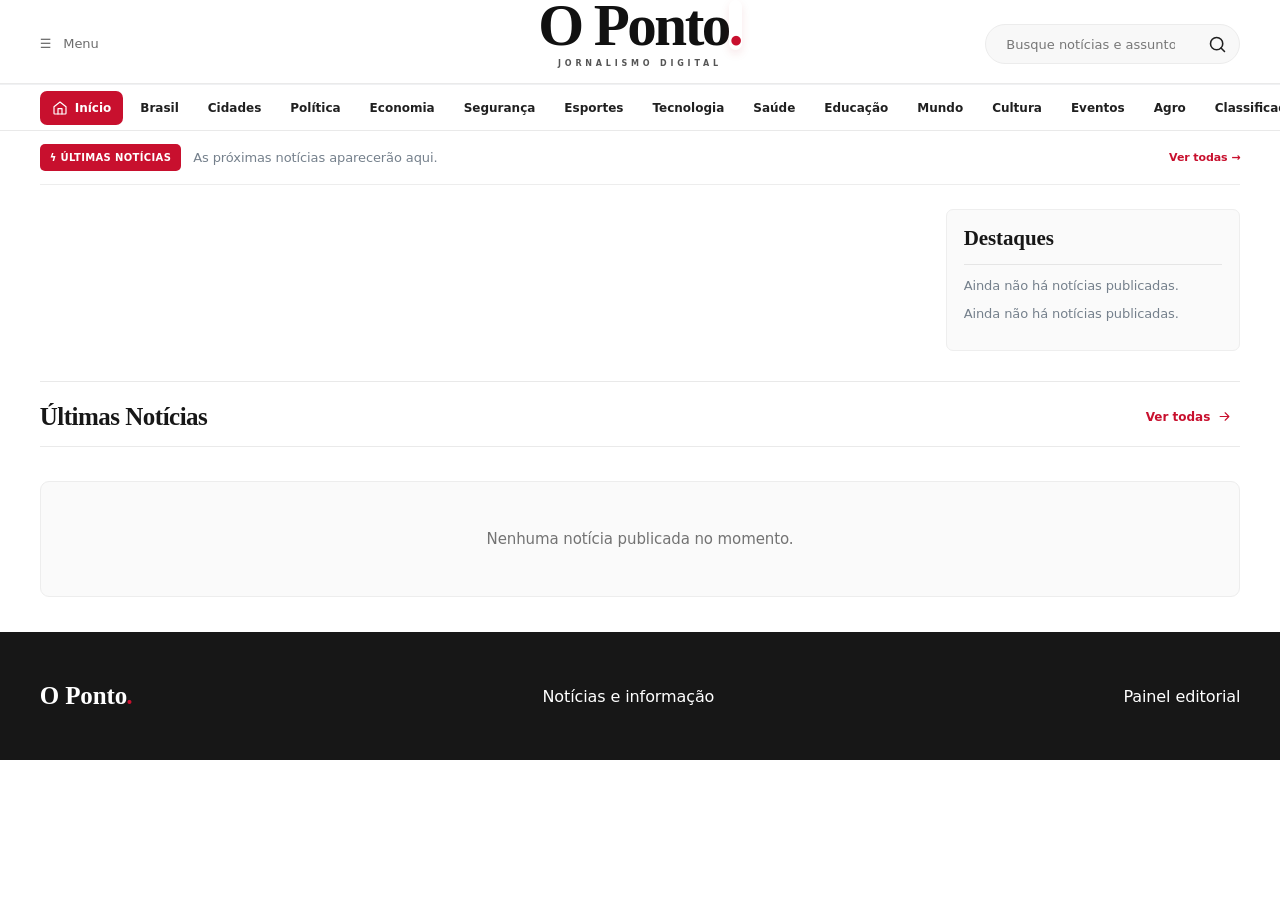
<file: index.html>
<!doctype html><html lang="pt-BR"><head><meta charset="utf-8"><meta name="viewport" content="width=device-width,initial-scale=1"><meta name="theme-color" content="#C8102E"><meta property="og:type" content="website"><meta property="og:site_name" content="O Ponto"><meta property="og:title" content="O Ponto. — Jornalismo digital"><meta property="og:description" content="Notícias, informação e atualidades."><meta property="og:url" content="https://misaelgodinhos.github.io/Portalca/"><link rel="canonical" href="https://misaelgodinhos.github.io/Portalca/"><meta name="robots" content="index,follow"><meta name="twitter:card" content="summary"><meta name="description" content="O Ponto. — notícias, informação e atualidades."><title>O Ponto. | Jornalismo digital</title><style>:root{--red:#bd0714;--deep:#a8000b;--text:#171717;--muted:#666;--surface:#fff;--page:#fafafa;--line:#e9e9e9;font-size:16px}*{box-sizing:border-box}html{scroll-behavior:smooth}body{margin:0;background:var(--page);color:var(--text);font-family:Inter,Arial,system-ui,sans-serif}button,input{font:inherit}button{cursor:pointer}a{text-decoration:none;color:inherit}.container{max-width:1260px;padding:0 22px;margin:auto}.topbar{background:var(--red);color:#fff}.topinner{height:42px;display:flex;align-items:center;justify-content:space-between;font-size:13px;font-weight:650}.toplinks{display:flex;align-items:center;gap:17px}.textbtn{border:0;background:none;color:inherit;font-weight:800;padding:2px}.masthead{background:var(--surface)}.mastinner{height:126px;display:flex;align-items:center;gap:38px}.logo{position:relative;display:flex;align-items:center;gap:7px;font-size:clamp(38px,4.5vw,66px);font-weight:950;letter-spacing:-3.5px;font-style:italic;line-height:1;padding-bottom:20px;white-space:nowrap}.logo b{background:var(--red);color:white;padding:7px 11px 10px;border-radius:9px;letter-spacing:-3px}.logo small{position:absolute;bottom:2px;left:22px;font-size:12px;letter-spacing:3px;font-weight:900;font-style:normal}.slogan{border-left:2px solid #444;padding-left:26px;font-size:21px;line-height:1.35;font-style:italic;white-space:nowrap}.search{margin-left:auto;display:flex;align-items:center;border:2px solid #ddd;border-radius:30px;height:50px;width:min(350px,35%);overflow:hidden}.search input{min-width:0;width:100%;border:0;background:transparent;outline:0;padding:12px 20px;color:var(--text)}.search button{border:0;background:none;color:var(--text);font-size:32px;padding:0 15px}.menuBtn{display:none;background:none;border:0;font-size:25px;color:var(--text)}.nav{background:var(--red);color:white}.navinner{display:flex;align-items:center;gap:0;overflow:auto;scrollbar-width:none}.navinner a{display:block;padding:18px 19px;white-space:nowrap;font-weight:800;font-size:15px}.navinner a.active,.navinner a:hover{background:#e61b28;border-radius:6px}.disclaimer{margin:20px 0;background:#fff0f1;color:#8b1521;border:1px solid #f4cbd0;border-radius:8px;padding:10px 14px;font-size:12px}.lead{display:grid;grid-template-columns:1.45fr 1fr;gap:15px;margin-top:20px}.feature{position:relative;height:465px;overflow:hidden;border-radius:12px;background:linear-gradient(135deg,#ad2531,#342c33);cursor:pointer}.feature img{width:100%;height:100%;object-fit:cover}.feature:after{content:"";position:absolute;inset:32% 0 0;background:linear-gradient(transparent,rgba(0,0,0,.9))}.featurebody{position:absolute;bottom:25px;left:30px;right:25px;color:white;z-index:1}.tag{display:inline-block;background:var(--red);color:#fff;font-size:12px;font-weight:800;padding:6px 12px;border-radius:7px}.feature h1{font-size:clamp(27px,3.4vw,42px);line-height:1.04;letter-spacing:-1px;margin:10px 0}.feature p{font-size:17px;line-height:1.4;margin:8px 0}.meta{font-size:12px;color:#ddd}.leadside{display:grid;grid-template-rows:repeat(3,1fr);gap:13px;min-height:0}.sidecard{display:grid;grid-template-columns:36% 1fr;gap:17px;background:var(--surface);border:1px solid var(--line);border-radius:12px;overflow:hidden;cursor:pointer;box-shadow:0 4px 15px #00000008}.sidecard img{width:100%;height:100%;object-fit:cover}.sidebody{padding:14px 10px 12px 0}.sidebody h3{font-size:18px;line-height:1.18;margin:8px 0}.sidebody .meta{color:var(--muted)}.dots{display:flex;justify-content:center;gap:8px;margin:14px 0 25px}.dots button{width:8px;height:8px;border-radius:50%;border:0;padding:0;background:#aaa}.dots button.active{background:var(--red);width:12px;height:12px}.section-title{display:flex;align-items:center;justify-content:space-between;margin-bottom:18px}.section-title h2{font-size:30px;letter-spacing:-.8px;margin:0;border-left:5px solid var(--red);padding-left:12px}.all{border:0;background:none;color:var(--red);font-weight:800}.lower{display:grid;grid-template-columns:minmax(0,1fr) 210px;gap:16px}.newsgrid{display:grid;grid-template-columns:repeat(3,minmax(0,1fr));gap:14px}.newscard{background:var(--surface);border:1px solid var(--line);border-radius:11px;overflow:hidden;box-shadow:0 3px 10px #0000000a;cursor:pointer}.thumb{height:165px;background:#f1dfe0;position:relative}.thumb img{width:100%;height:100%;object-fit:cover}.thumb .tag{position:absolute;bottom:-7px;left:14px}.newscard .content{padding:22px 14px 15px}.newscard h3{font-size:18px;line-height:1.25;margin:0 0 13px}.newscard .meta{color:var(--muted)}.advert{background:var(--red);border-radius:12px;color:white;padding:24px 20px;display:flex;flex-direction:column;justify-content:center;align-items:flex-start}.advert-icon{font-size:58px}.advert h3{font-size:27px;line-height:1.05;margin:15px 0}.advert p{line-height:1.5;font-size:14px}.advert a{background:#fff;color:var(--red);border-radius:22px;padding:12px 18px;font-weight:800;margin-top:12px}.advert small{opacity:.75;margin-top:20px}.quicklinks{display:grid;grid-template-columns:repeat(5,1fr);background:#f1f1f1;border-radius:12px;margin:35px 0 40px;padding:20px 0;text-align:center;font-weight:750}.quicklinks>div{border-right:1px solid #ddd}.quicklinks>div:last-child{border:0}.quicklinks span{display:block;color:var(--red);font-size:37px;margin-bottom:7px}.foot{display:flex;justify-content:space-between;gap:15px;align-items:center}.foot em{color:#ff6c75}footer{background:#171717;color:#fff;padding:30px 0}.overlay{position:fixed;inset:0;background:#000b;display:none;align-items:center;justify-content:center;padding:18px;z-index:30}.overlay.open{display:flex}.dialog{background:var(--surface);color:var(--text);padding:30px;border-radius:12px;max-width:690px;width:100%;max-height:85vh;overflow:auto}.close{float:right;background:var(--red);color:white;border:0;border-radius:7px;padding:8px 12px}.dialog p{line-height:1.7}.mobilebar{display:none}body.dark{--text:#f4f4f4;--muted:#b8b8b8;--surface:#222;--page:#151515;--line:#333}body.dark .quicklinks{background:#252525}body.dark .disclaimer{background:#391d22;color:#ffbcc2;border-color:#60303a}@media(max-width:1050px){.mastinner{gap:22px}.slogan{font-size:16px;padding-left:18px}.navinner a{padding:15px 13px}.lead{grid-template-columns:1.2fr 1fr}.feature{height:420px}.sidebody h3{font-size:16px}.lower{grid-template-columns:1fr 180px}.thumb{height:125px}}@media(max-width:700px){.container{padding:0 13px}.topinner{height:28px;font-size:10px}.toplinks{gap:9px}.toplinks span:first-child,.toplinks span:nth-child(2),.slogan{display:none}.mastinner{height:72px;gap:10px}.logo{font-size:33px;letter-spacing:-2px;padding-bottom:12px}.logo b{border-radius:5px;padding:5px 7px 6px;letter-spacing:-2px}.logo small{font-size:6px;letter-spacing:1.7px;left:12px;bottom:0}.search{margin-left:auto;width:40px;height:40px;border:0}.search input{display:none}.search.expanded{position:absolute;left:12px;right:60px;top:76px;width:auto;background:var(--surface);border:1px solid #ddd;z-index:12}.search.expanded input{display:block}.menuBtn{display:block}.nav{display:none}.nav.open{display:block}.navinner{flex-wrap:wrap}.navinner a{padding:12px}.disclaimer{font-size:10px;margin:10px 0}.lead{display:block;margin-top:10px}.feature{height:315px;border-radius:9px}.featurebody{left:17px;right:15px;bottom:18px}.feature h1{font-size:26px}.feature p{font-size:13px}.leadside{display:none}.dots{margin:12px 0 24px}.section-title h2{font-size:22px}.all{font-size:12px}.lower{display:block}.newsgrid{grid-template-columns:1fr;gap:10px}.newscard{display:grid;grid-template-columns:112px 1fr;min-height:105px}.thumb{height:100%;min-height:105px}.thumb .tag{display:none}.newscard .content{padding:10px}.newscard h3{font-size:14px;line-height:1.25;margin:4px 0 8px}.advert{margin-top:18px;min-height:160px}.quicklinks{grid-template-columns:repeat(5,1fr);gap:0;padding:12px 0;margin:22px 0 90px;font-size:9px}.quicklinks span{font-size:22px}.foot{flex-direction:column;text-align:center;font-size:12px}footer{padding:20px 0}.mobilebar{display:grid;grid-template-columns:repeat(4,1fr);position:fixed;bottom:0;left:0;right:0;background:var(--surface);border-top:1px solid var(--line);z-index:20;padding:8px 0 max(8px,env(safe-area-inset-bottom));box-shadow:0 -2px 12px #0001}.mobilebar button,.mobilebar a{border:0;background:none;color:var(--text);font-size:22px;text-align:center}.mobilebar small{display:block;font-size:10px;margin-top:2px}.dialog{padding:18px}}
/* O Ponto 1.2 — editorial refinement, self-contained for reliable mobile rendering */
:root{--red:#c81022;--deep:#9f0a18;--text:#18202a;--muted:#647080;--surface:#fff;--page:#f7f8fa;--line:#e7eaf0}
body{font-family:system-ui,-apple-system,"Segoe UI",Arial,sans-serif;overflow-x:hidden;-webkit-font-smoothing:antialiased}
.container{max-width:1200px}
.topbar{background:#ae0b1b}
.masthead{box-shadow:0 1px 0 var(--line)}
.mastinner{gap:28px}
.logo{font-style:normal;letter-spacing:-2.6px;font-weight:900}
.logo b{letter-spacing:-1.8px;border-radius:10px}
.logo small{letter-spacing:2px;color:var(--muted)}
.slogan{color:var(--muted);border-color:#d5d9df;font-weight:500}
.search{border:1px solid #dce1e8;background:#f8f9fb;transition:border-color .2s}
.search:focus-within{border-color:var(--red)}
.nav{background:#fff;color:#293241;border-bottom:1px solid var(--line)}
.navinner a{padding:15px 17px;font-size:14px;font-weight:700;transition:background .15s,color .15s}
.navinner a.active,.navinner a:hover{background:var(--red);color:#fff;border-radius:0}
.disclaimer{margin:18px 0 22px;background:#fff6f6;border-color:#f3dadd;color:#913440;border-radius:10px;font-size:12px;line-height:1.55}
.lead{gap:18px}
.feature{border-radius:16px;box-shadow:0 12px 30px #16202a16}
.feature img{display:block}
.feature:after{inset:20% 0 0;background:linear-gradient(transparent 0%,rgba(8,12,18,.88) 100%)}
.featurebody{bottom:28px;left:28px;right:28px}
.feature h1{font-weight:850;letter-spacing:-1.3px}
.feature p{max-width:560px}
.tag{background:var(--red);border-radius:6px;letter-spacing:.2px}
.sidecard,.newscard{border-radius:13px;box-shadow:0 5px 18px #19202a0a;transition:transform .2s,box-shadow .2s}
.sidecard:hover,.newscard:hover{transform:translateY(-2px);box-shadow:0 12px 24px #19202a17}
.sidebody h3,.newscard h3{font-weight:760;letter-spacing:-.35px}
.section-title{margin:28px 0 18px}
.section-title h2{font-size:27px;letter-spacing:-.8px}
.all{padding:8px;font-size:13px}
.thumb{overflow:hidden}
.thumb img{transition:transform .25s}
.newscard:hover .thumb img{transform:scale(1.035)}
.advert{background:linear-gradient(160deg,#d2162a,#a70818);box-shadow:0 7px 22px #a7081824}
.quicklinks{background:#fff;border:1px solid var(--line);box-shadow:0 4px 18px #19202a08}
.mobilebar{box-shadow:0 -3px 16px #10182815}
.mobilebar button,.mobilebar a{cursor:pointer}
body.dark .nav{background:#222;color:#eee}
body.dark .search{background:#292929;border-color:#444}
body.dark .quicklinks{background:#222}
@media(max-width:900px){.slogan{display:none}.mastinner{height:100px}.lead{grid-template-columns:1.2fr 1fr}.feature{height:390px}.sidebody{padding:10px 8px 8px 0}.sidebody h3{font-size:15px}.sidecard{gap:10px}}
@media(max-width:700px){
 body{padding-bottom:66px}
 .container{padding-left:16px;padding-right:16px}
 .topinner{height:30px;font-size:11px}
 .toplinks{gap:12px}
 .toplinks .textbtn{font-size:11px}
 .mastinner{height:72px;gap:10px}
 .logo{font-size:31px;letter-spacing:-1.9px;padding-bottom:11px}
 .logo b{border-radius:6px;padding:5px 7px 6px}
 .logo small{left:5px;bottom:0;font-size:7px;letter-spacing:1.4px}
 .search{height:38px;width:38px;border:0;background:transparent}
 .search button{font-size:26px;padding:0 5px}
 .search.expanded{top:62px;left:14px;right:54px;border:1px solid #dce1e8;border-radius:10px;background:var(--surface);box-shadow:0 5px 20px #0002}
 .search.expanded button{padding:0 10px}
 .menuBtn{font-size:22px;padding:7px;color:var(--text)}
 .nav{border-top:1px solid var(--line)}
 .nav.open .navinner{display:grid;grid-template-columns:repeat(2,minmax(0,1fr));padding-top:8px;padding-bottom:8px;gap:3px}
 .navinner a{font-size:13px;padding:12px;border-radius:7px}
 .navinner a.active{border-radius:7px}
 .disclaimer{font-size:11px;margin:12px 0 14px;padding:10px 12px}
 .lead{margin:0}
 .feature{height:350px;border-radius:14px}
 .featurebody{left:18px;right:18px;bottom:20px}
 .feature h1{font-size:clamp(24px,6vw,32px);line-height:1.1;letter-spacing:-.6px}
 .feature p{font-size:13px;line-height:1.45}
 .feature .meta{font-size:11px}
 .dots{margin:12px 0 24px}
 .section-title{margin:12px 0 16px}
 .section-title h2{font-size:22px}
 .newsgrid{gap:12px}
 .newscard{grid-template-columns:120px minmax(0,1fr);min-height:116px;border-radius:12px}
 .thumb{min-height:116px}
 .newscard .content{padding:12px}
 .newscard h3{font-size:15px;line-height:1.3}
 .newscard .meta{font-size:10px}
 .advert{min-height:190px;margin-top:18px;padding:24px}
 .advert h3{font-size:26px}
 .quicklinks{grid-template-columns:repeat(5,minmax(0,1fr));border-radius:12px;padding:15px 0;margin:25px 0 25px}
 .quicklinks>div{font-size:10px;line-height:1.35;padding:0 3px}
 .quicklinks span{font-size:23px}
 .mobilebar{padding-top:10px}
 .mobilebar button,.mobilebar a{font-size:22px;line-height:1}
 .mobilebar small{font-size:10px;line-height:1.5}
}
@media(max-width:370px){.toplinks{gap:7px}.logo{font-size:27px}.feature{height:320px}.newscard{grid-template-columns:100px minmax(0,1fr)}.newscard h3{font-size:13px}.quicklinks>div{font-size:9px}}

/* O Ponto 1.3 — visual editorial premium */
:root{--red:#c40c20;--deep:#9b0617;--text:#171b23;--muted:#69717e;--surface:#fff;--page:#f8f9fb;--line:#e8eaf0}
body{background:var(--page);letter-spacing:-.1px}
.container{max-width:1220px}
.topbar{background:#b3071b}
.topinner{height:35px;font-size:12px}
.edition{font-weight:500;opacity:.88}
.masthead{border-bottom:1px solid var(--line);box-shadow:none}
.mastinner{height:108px}
.logo{font-size:56px;letter-spacing:-3.3px;gap:8px}
.logo b{padding:6px 12px 9px;box-shadow:0 4px 10px #b3071b1a}
.logo small{font-size:10px;letter-spacing:2.3px;left:10px}
.slogan{font-size:17px;font-style:normal;font-weight:500;line-height:1.5}
.search{height:46px;border-radius:12px;background:#f6f7f9}
.search input{font-size:14px}
.nav{background:var(--surface);border-bottom:1px solid var(--line)}
.navinner{gap:5px}
.navinner a{padding:13px 17px;border-radius:9px!important;font-size:13px}
.navinner a.active,.navinner a:hover{background:#fff0f2;color:var(--red)}
.disclaimer{display:flex;align-items:center;gap:8px;padding:10px 13px;margin:18px 0 26px;background:#fff;border:1px solid #f0e2e5;color:#7d4a50;border-radius:9px;font-size:11px}
.disclaimer strong{white-space:nowrap;color:#a40a1b}
.demo-dot{width:7px;height:7px;border-radius:50%;background:var(--red);flex:none}
.editorial-intro{display:flex;align-items:end;justify-content:space-between;margin:0 0 22px;gap:15px}
.editorial-intro h1{font-size:clamp(30px,4vw,46px);letter-spacing:-1.9px;line-height:1.12;margin:7px 0}
.editorial-intro h1 span{color:var(--red)}
.editorial-intro p{margin:0;color:var(--muted);font-size:14px}
.eyebrow{font-size:10px;font-weight:850;letter-spacing:2px;color:var(--red)}
.edition-label{font-size:10px;letter-spacing:1.4px;color:#a5abb4;white-space:nowrap;font-weight:750;padding-bottom:5px}
.lead{grid-template-columns:1.5fr 1fr;gap:16px}
.feature{height:440px;border-radius:14px;box-shadow:none}
.feature:after{inset:15% 0 0;background:linear-gradient(180deg,transparent 12%,#10141bd9 100%)}
.featurebody{left:25px;right:25px;bottom:24px}
.feature h1{font-size:clamp(28px,3.2vw,39px);font-weight:850;line-height:1.1;letter-spacing:-1.2px}
.feature p{font-size:15px;opacity:.92}
.sidecard{border:1px solid var(--line);box-shadow:none;gap:14px}
.sidecard img{object-fit:cover}
.sidebody{display:flex;flex-direction:column;justify-content:center;padding:10px 12px 10px 0}
.sidebody h3{font-size:16px;line-height:1.26;letter-spacing:-.3px}
.sidebody .tag{align-self:flex-start}
.tag{font-size:10px;padding:5px 9px;border-radius:5px}
.dots{margin:14px 0 30px}
.section-title{margin:0 0 18px;padding-bottom:13px;border-bottom:1px solid var(--line)}
.section-title h2{font-size:24px;border-left:4px solid var(--red);padding-left:11px}
.all{font-size:12px}
.lower{grid-template-columns:minmax(0,1fr) 215px;gap:16px}
.newsgrid{gap:15px}
.newscard{box-shadow:none;border:1px solid var(--line);border-radius:12px}
.thumb{height:160px}
.newscard .content{padding:21px 15px 16px}
.newscard h3{font-size:16px;line-height:1.36}
.newscard .meta{font-size:11px}
.advert{border-radius:12px;box-shadow:none;padding:23px}
.advert h3{font-size:25px}
.advert-icon{font-size:44px}
.advert a{font-size:13px}
.quicklinks{background:var(--surface);box-shadow:none;margin-top:27px}
.quicklinks>div{font-size:13px}
.quicklinks span{font-size:30px}
footer{background:#171a21}
.mobilebar button,.mobilebar a{transition:color .15s}
@media(max-width:900px){.mastinner{height:92px}.logo{font-size:42px}.slogan{display:none}.feature{height:390px}.sidebody h3{font-size:14px}.lower{grid-template-columns:1fr 175px}}
@media(max-width:700px){
 .topinner{height:30px;font-size:10px}
 .toplinks .edition{display:none}
 .mastinner{height:68px}
 .logo{font-size:32px;letter-spacing:-2px;gap:5px;padding-bottom:12px}
 .logo b{padding:5px 7px 6px}
 .logo small{font-size:6px;letter-spacing:1.5px;left:4px}
 .search{width:38px;height:38px;background:transparent}
 .search.expanded{top:64px;left:12px;right:55px}
 .disclaimer{align-items:flex-start;gap:6px;margin:12px 0 18px;font-size:10px;line-height:1.4}
 .disclaimer strong{white-space:normal}
 .demo-dot{margin-top:4px}
 .editorial-intro{margin:0 0 16px}
 .editorial-intro h1{font-size:29px;letter-spacing:-1.15px;margin:5px 0}
 .editorial-intro p{font-size:12px;line-height:1.45}
 .eyebrow{font-size:9px;letter-spacing:1.5px}
 .edition-label{display:none}
 .feature{height:325px;border-radius:12px}
 .featurebody{left:17px;right:17px;bottom:17px}
 .feature h1{font-size:25px;line-height:1.1;letter-spacing:-.6px}
 .feature p{font-size:12px;line-height:1.4}
 .feature .meta{font-size:10px}
 .dots{margin:12px 0 25px}
 .section-title{margin:0 0 14px;padding-bottom:12px}
 .section-title h2{font-size:21px}
 .lower{display:block}
 .newsgrid{gap:10px}
 .newscard{grid-template-columns:116px minmax(0,1fr);min-height:112px;border-radius:10px}
 .thumb{min-height:112px;height:100%}
 .newscard .content{padding:11px 12px}
 .newscard h3{font-size:14px;line-height:1.27;margin:2px 0 9px}
 .newscard .meta{font-size:10px}
 .advert{margin-top:17px;min-height:155px;padding:22px}
 .advert-icon{font-size:35px}
 .advert h3{font-size:23px;margin:8px 0}
 .quicklinks{margin:22px 0 22px;padding:14px 0}
 .quicklinks>div{font-size:9px;padding:0 2px}
 .quicklinks span{font-size:21px}
 .mobilebar{padding-top:9px}
 .mobilebar button,.mobilebar a{font-size:21px}
}
@media(max-width:360px){.editorial-intro h1{font-size:26px}.feature{height:305px}.feature h1{font-size:22px}.newscard{grid-template-columns:98px minmax(0,1fr)}.newscard h3{font-size:13px}}

/* O Ponto 1.4: SVG icon system, consistent sizing and stroke */
.ui-icon{display:inline-block;width:19px;height:19px;vertical-align:-.23em;flex-shrink:0;stroke:currentColor;fill:none}
.topinner>span:first-child{display:inline-flex;align-items:center;gap:6px}
.topinner>span:first-child .ui-icon{width:14px;height:14px}
.textbtn .ui-icon{width:16px;height:16px}
.search button{display:grid;place-items:center;min-width:44px;height:100%;padding:0 12px}
.search button .ui-icon{width:21px;height:21px}
.menuBtn{align-items:center;justify-content:center}
.menuBtn .ui-icon{width:24px;height:24px}
.navinner a{display:flex;align-items:center;gap:7px}
.navinner a .ui-icon{width:16px;height:16px}
.all{display:inline-flex;align-items:center;gap:7px}
.all .ui-icon,.advert a .ui-icon{width:15px;height:15px}
.advert a{display:inline-flex;align-items:center;gap:8px}
.advert-icon{display:flex;align-items:center;justify-content:center;width:58px;height:58px;background:#ffffff22;border-radius:14px}
.advert-icon .ui-icon{width:33px;height:33px}
.quicklinks>div{display:flex;align-items:center;flex-direction:column;justify-content:center;gap:2px}
.quicklinks span{display:grid;place-items:center;width:48px;height:48px;border-radius:13px;background:#fff0f2;margin:0 auto 8px}
.quicklinks span .ui-icon{width:24px;height:24px}
.close{display:grid;place-items:center}
.close .ui-icon{width:18px;height:18px}
.mobilebar button,.mobilebar a{display:flex;flex-direction:column;align-items:center;justify-content:center;gap:3px}
.mobilebar .ui-icon{width:22px;height:22px}
.mobilebar small{font-weight:600}
@media(max-width:700px){
 .menuBtn{display:flex;width:38px;height:38px}
 .search button .ui-icon{width:20px;height:20px}
 .quicklinks span{width:36px;height:36px;border-radius:10px;margin-bottom:5px}
 .quicklinks span .ui-icon{width:20px;height:20px}
 .mobilebar .ui-icon{width:22px;height:22px}
}
.article-rich{font-size:16px;line-height:1.85;overflow-wrap:anywhere}.article-rich h2{font-size:23px;line-height:1.3;margin:24px 0 10px}.article-rich blockquote{border-left:3px solid #c20b20;padding-left:15px;color:#596271}.article-rich a{color:#c20b20;text-decoration:underline} .article-cover{display:block;width:100%;max-height:440px;object-fit:cover;border-radius:12px;margin:20px 0}.dialog #article p{line-height:1.8}.dialog #article blockquote{border-left:4px solid var(--red);padding-left:16px;color:var(--muted)}.dialog #article a{color:var(--red);text-decoration:underline}.dialog #article figure{margin:22px 0}.dialog #article figure img{width:100%;height:auto;border-radius:12px}.dialog #article figcaption{text-align:center;font-size:12px;color:var(--muted);margin-top:8px}/* O Ponto 3.0 — public newsroom redesign */
:root{--red:#b60d26;--deep:#93071a;--text:#1b2430;--muted:#687482;--surface:#fff;--page:#fff;--line:#e9edf1}
body{background:#fff}.container{max-width:1280px}.topbar{background:#b60d26}.masthead{background:#fff}.mastinner{height:112px}.logo{font-family:Georgia,serif;font-weight:900;font-style:normal;letter-spacing:-2.5px}.logo b{border-radius:7px}.slogan{font-size:15px;color:#74808c}.nav{background:#fff;border-top:1px solid #f0f1f3;border-bottom:1px solid #e6eaf0}.navinner a{font-size:13px;letter-spacing:.2px}.disclaimer{border-radius:5px;background:#fff9f9;margin:19px 0}.lead{grid-template-columns:minmax(0,1.6fr) minmax(0,1fr);gap:20px}.feature{height:495px;border-radius:7px;box-shadow:none}.featurebody{left:32px;bottom:33px}.feature h1{font-family:Georgia,serif;font-weight:750;letter-spacing:-1px;line-height:1.14}.feature:after{background:linear-gradient(transparent 20%,#080d18dd)}.tag{border-radius:3px;font-size:10px;letter-spacing:.8px;text-transform:uppercase}.sidecard{border:0;border-bottom:1px solid var(--line);border-radius:0;box-shadow:none;gap:16px}.sidecard:hover,.newscard:hover{box-shadow:none;transform:none}.sidecard img{border-radius:5px}.sidebody h3{font-family:Georgia,serif;font-size:19px;line-height:1.28;letter-spacing:-.3px}.section-title{border-bottom:1px solid var(--line);padding-bottom:14px}.section-title h2{font-family:Georgia,serif;font-size:30px;border:0;padding:0;letter-spacing:-.5px}.newsgrid{gap:24px 17px}.newscard{border:0;border-radius:0;box-shadow:none}.newscard .thumb{height:195px;border-radius:6px;overflow:hidden}.newscard .content{padding:15px 0}.newscard h3{font-family:Georgia,serif;font-size:20px;font-weight:700;line-height:1.3}.newscard .meta{color:#77828d}.advert{border-radius:7px;background:#b60d26}.quicklinks{box-shadow:none;border-radius:7px;background:#fafbfc}.popular-local{border-top:1px solid var(--line);padding-top:25px;margin:30px 0}.popular-local h2{font:700 25px Georgia,serif;margin:0 0 12px}.popular-local p{font-size:12px;color:var(--muted)}.popular-local a{display:block;padding:12px 0;border-bottom:1px solid var(--line);font:700 17px Georgia,serif}.popular-local a:hover{color:var(--red)}.search{border-radius:9px}.dialog{border-radius:9px}
@media(max-width:700px){.container{padding:0 17px}.mastinner{height:72px}.logo{font-size:31px}.nav{border-top:0}.lead{display:block}.feature{height:360px;border-radius:6px}.featurebody{left:19px;right:19px;bottom:22px}.feature h1{font-size:clamp(25px,7vw,34px)}.feature p{font-size:13px}.leadside{display:grid;grid-template-rows:none;gap:0;margin-top:16px}.sidecard{grid-template-columns:110px minmax(0,1fr);min-height:95px;padding:10px 0;gap:12px}.sidecard img{height:85px;width:110px}.sidebody{padding:0}.sidebody h3{font-size:15px;margin:5px 0}.sidebody .tag{font-size:9px;padding:4px 6px}.sidebody .meta{font-size:10px}.section-title h2{font-size:25px}.newsgrid{grid-template-columns:1fr;gap:0}.newscard{grid-template-columns:115px minmax(0,1fr);border-bottom:1px solid var(--line);padding:13px 0;min-height:110px;gap:13px}.newscard .thumb{height:95px;min-height:95px;border-radius:5px}.newscard .content{padding:0}.newscard h3{font-size:16px;line-height:1.35;margin:4px 0 9px}.newscard .meta{font-size:10px}.popular-local h2{font-size:22px}.quicklinks{margin-bottom:80px}.search.expanded{border-radius:8px}}

/* O Ponto 4.0 — capa editorial e biblioteca pessoal */
:root{--red:#b40d26;--deep:#92081b;--page:#fff;--text:#19222d;--line:#e9edf1}
.mastinner{height:116px}.topbar{background:#a90820}.navinner a{font-size:12px;text-transform:uppercase;letter-spacing:.45px}.feature{height:515px}.feature h1{font-size:clamp(31px,3.8vw,49px)}.featurebody{max-width:690px}.leadside{gap:16px}.sidecard{grid-template-columns:39% 1fr}.sidebody h3{font-size:20px}.section-title h2{font-size:31px}.newscard h3{font-size:21px}.ca4-section{max-width:1280px;margin:35px auto 70px;padding:25px 22px;border-top:1px solid var(--line)}.ca4-heading{display:flex;justify-content:space-between;align-items:end;gap:15px;margin-bottom:20px}.ca4-eyebrow{color:var(--red);font-size:10px;font-weight:850;letter-spacing:1.4px}.ca4-heading h2{font:700 30px Georgia,serif;margin:7px 0}.ca4-hint{font-size:12px;color:var(--muted)}.ca4-grid{display:grid;grid-template-columns:repeat(3,minmax(0,1fr));gap:15px}.ca4-card{border:1px solid var(--line);padding:18px;border-radius:9px;display:flex;flex-direction:column;align-items:start;gap:11px}.ca4-card span{font-size:10px;text-transform:uppercase;color:var(--red);font-weight:850}.ca4-card a{font:700 19px/1.3 Georgia,serif}.ca4-card button{background:transparent;border:0;color:var(--muted);font-size:12px;padding:0}.ca4-search-results{position:absolute;z-index:25;top:100%;right:0;width:min(440px,92vw);max-height:390px;overflow:auto;background:var(--surface);box-shadow:0 15px 35px #0002;border:1px solid var(--line);border-radius:10px;padding:15px}.search{position:relative;overflow:visible}.ca4-search-results strong{display:block;font-size:12px;color:var(--muted);margin-bottom:9px}.ca4-search-results a{display:block;border-top:1px solid var(--line);padding:11px 2px;font-size:13px;line-height:1.4;font-weight:700}.ca4-search-results a:hover{color:var(--red)}
@media(max-width:700px){.mastinner{height:72px}.feature{height:370px}.feature h1{font-size:clamp(26px,7vw,35px)}.leadside{display:grid}.sidebody h3{font-size:16px}.section-title h2{font-size:25px}.newscard h3{font-size:16px}.ca4-section{padding:24px 17px;margin-bottom:90px}.ca4-heading{align-items:start;flex-direction:column;gap:5px}.ca4-grid{grid-template-columns:1fr}.ca4-heading h2{font-size:26px}.search.expanded{overflow:visible}.ca4-search-results{position:fixed;top:110px;left:14px;right:14px;width:auto}}

/* O Ponto — identidade azul editorial */
:root{--red:#102A43;--deep:#071E38;--text:#152234;--muted:#68768a;--surface:#fff;--page:#fff;--line:#e3e9f0;--accent:#D62839}
body{background:#fff;color:var(--text)}.topbar{background:linear-gradient(120deg,#041a34 0%,#0b3763 52%,#061d39 100%);color:#fff;border:0}.topinner{min-height:45px}.topbrand{font:800 16px Georgia,serif;letter-spacing:-.4px}.topbrand small{font:600 9px system-ui,sans-serif;letter-spacing:2px;margin-left:14px;opacity:.75}.branddot{color:#E02B40!important}.toplinks .edition{color:#e3eaf2}.topbar .textbtn{color:#fff}
.masthead{background:linear-gradient(125deg,#06213f,#103b69 50%,#061e3b);border:0;color:#fff}.mastinner{height:140px;display:grid;grid-template-columns:1fr auto 1fr;gap:20px}.logo{display:flex;align-items:center;justify-content:center;flex-wrap:wrap;gap:0;grid-column:2;text-align:center;color:#fff!important;font:700 clamp(44px,5.4vw,82px)/.95 Georgia,serif;letter-spacing:-3.5px}.logo span{font:inherit;color:inherit}.logo b{font:inherit;background:none!important;padding:0!important;margin:0!important}.logo small{flex-basis:100%;font:600 10px system-ui,sans-serif;letter-spacing:5px;color:#e3eaf2;margin-top:9px}.mastinner .slogan{grid-column:1;grid-row:1;align-self:center;color:#dbe5ef;font-size:13px}.mastinner .search{grid-column:3;grid-row:1;justify-self:end;align-self:center;width:min(100%,330px)}.search input{border:1px solid #6d8aa6!important;background:#ffffff15!important;color:#fff!important;border-radius:40px!important}.search input::placeholder{color:#dce6ef!important}.search button{color:#fff!important}.menuBtn{color:#fff!important}
.nav{background:#fff!important;border-bottom:1px solid #dbe3ed;box-shadow:0 3px 13px #061e3910}.navinner{display:flex;overflow-x:auto;scrollbar-width:thin;gap:3px}.navinner a{color:#17283d!important;font-weight:750!important;font-size:12px!important;letter-spacing:.1px;text-transform:none;padding:17px 15px!important;white-space:nowrap}.navinner a.active,.navinner a:hover{background:#0c3765!important;color:#fff!important;border-radius:6px!important}.editorial-intro{margin-top:29px}.editorial-intro .eyebrow{color:#c5152c}.editorial-intro h1{font-family:Georgia,serif;font-weight:700;letter-spacing:-1.6px}.editorial-intro h1 span{color:#D62839}.edition-label{color:#57708a}
.lead{grid-template-columns:minmax(0,1.7fr) minmax(280px,1fr);gap:23px}.feature{height:475px;border-radius:12px;box-shadow:0 12px 25px #08254216}.feature:after{background:linear-gradient(0deg,#031629ed 0%,#051d3544 55%,transparent 100%)}.featurebody h1,.feature h1{font-family:Georgia,serif;font-size:clamp(29px,3.4vw,49px);line-height:1.1;letter-spacing:-1.1px}.tag{background:#0b3c73!important;color:#fff!important;border-radius:4px}.feature .tag{background:#C41230!important}.sidecard{border-bottom:1px solid var(--line);border-radius:0;padding-bottom:15px;box-shadow:none}.sidebody h3{font-family:Georgia,serif;font-weight:750;font-size:clamp(17px,1.5vw,23px);line-height:1.2}.sidebody .tag{background:none!important;color:#0b3c73!important;padding:0!important}.section-title h2{font:700 32px Georgia,serif}.section-title h2:before{background:#0b3c73!important}.newsgrid{gap:20px}.newscard{border-radius:8px;overflow:hidden;border:1px solid #e9edf3;box-shadow:0 3px 12px #092a4910}.newscard h3{font:700 21px/1.25 Georgia,serif}.newscard:hover h3{color:#0b3c73}.quicklinks{border-color:#e7ebf0}.all{color:#0b3c73!important}footer{background:#071e38!important;color:#fff!important}.foot strong{font:700 25px Georgia,serif}.foot em{color:#E02B40!important}.foot a{color:#fff!important}.mobilebar{background:#fff;border-top:1px solid #e1e7ef}.mobilebar button,.mobilebar a{color:#173b64}.mobilebar button:focus-visible{outline:2px solid #D62839}
@media(max-width:800px){.mastinner{height:104px;grid-template-columns:1fr auto 1fr}.logo{font-size:clamp(34px,7vw,55px);letter-spacing:-2px}.logo small{font-size:8px;letter-spacing:3px}.mastinner .slogan{display:none}.mastinner .search{grid-column:1;grid-row:1;justify-self:start;width:48px}.search input{max-width:0;opacity:0}.search.expanded input{max-width:240px;opacity:1;background:#0a2c52!important}.mastinner .menuBtn{grid-column:3;grid-row:1;justify-self:end}.lead{grid-template-columns:1fr}.feature{height:400px}.leadside{display:grid;grid-template-columns:repeat(3,minmax(0,1fr));gap:12px}.sidecard{display:block}.sidecard img{width:100%;aspect-ratio:16/10;object-fit:cover}.sidebody h3{font-size:16px}}
@media(max-width:600px){.topinner{min-height:35px}.topbrand small{display:none}.mastinner{height:82px;gap:5px}.logo{font-size:39px}.logo small{font-size:7px;letter-spacing:2px;margin-top:4px}.navinner a{padding:12px 14px!important}.editorial-intro{margin-top:23px}.editorial-intro h1{font-size:31px}.edition-label{display:none}.feature{height:350px}.feature h1{font-size:clamp(27px,7vw,35px)}.leadside{grid-template-columns:1fr}.sidecard{display:grid;grid-template-columns:110px 1fr;gap:12px}.sidecard img{height:88px;aspect-ratio:5/4}.section-title h2{font-size:27px}.newscard h3{font-size:19px}.mobilebar{box-shadow:0 -4px 20px #061d3910}}

/* O Ponto — reconstrução da capa conforme referência enviada */
:root{--red:#0A3769;--deep:#061E3D;--accent:#C90019;--text:#101820;--page:#fff;--surface:#fff;--line:#dce2e8}
body{background:#fff;font-family:Arial,Helvetica,system-ui,sans-serif;color:#111}
.container{max-width:1536px;padding-left:clamp(18px,2.8vw,44px);padding-right:clamp(18px,2.8vw,44px)}
.topbar{display:none!important}
.masthead{background:radial-gradient(circle at 17% -40%,#10528e 0%,transparent 35%),linear-gradient(118deg,#061d3a,#0a345f 48%,#031b37);height:127px}
.mastinner{height:127px;max-width:1536px;grid-template-columns:1fr auto 1fr;position:relative}
.logo{font-size:clamp(54px,6.6vw,96px)!important;font-family:Georgia,'Times New Roman',serif!important;letter-spacing:-5px!important;font-weight:750!important;line-height:.85;align-self:center}
.logo small{position:static!important;left:auto!important;bottom:auto!important;font-size:12px!important;letter-spacing:7px!important;margin-top:17px!important}
.logo .branddot{color:#e50024!important}
.mastinner .slogan{display:block!important;color:#fff!important;font-size:20px!important;font-weight:650;font-style:normal;border:0;padding:0;grid-column:1;grid-row:1;align-self:center}
.mastinner .search{width:310px;max-width:100%;grid-column:3;grid-row:1;justify-self:end;align-self:center;height:48px;border:1px solid #67829e;background:#ffffff10}
.search input{background:transparent!important;border:0!important;color:#fff!important}.search input::placeholder{color:#d3dfea!important}.search button{color:#fff!important}
.nav{background:#fff!important;box-shadow:0 2px 8px #071e3811}.navinner{min-height:60px;justify-content:space-between;gap:0;overflow-x:auto}.navinner a{font-size:15px!important;color:#0b0d10!important;padding:17px 12px!important;letter-spacing:-.2px;font-weight:750!important}.navinner a.active{background:#0a3769!important;color:#fff!important;padding:13px 18px!important;border-radius:9px!important}.navinner a:hover{color:#fff!important;background:#0a3769!important}.navinner .op-tv{white-space:nowrap}
main.container{padding-top:0}.op-ticker{display:flex;align-items:center;gap:25px;min-height:75px;border-bottom:1px solid #e2e6eb;margin-bottom:21px}.op-ticker-label{flex:none;background:#c40015;color:#fff;border-radius:7px;padding:12px 16px;font-size:15px;letter-spacing:.1px}.op-ticker-items{display:flex;align-items:center;gap:28px;flex:1;min-width:0}.op-ticker-story{background:transparent;border:0;display:flex;align-items:center;gap:12px;text-align:left;font-size:15px;font-weight:700;min-width:0;max-width:50%;line-height:1.4;padding:0}.op-ticker-story+.op-ticker-story{border-left:1px solid #d9dee6;padding-left:28px}.op-ticker-story span:last-child{white-space:nowrap;overflow:hidden;text-overflow:ellipsis}.op-ticker-dot{color:#c40015}.op-ticker>a{flex:none;color:#bd001b;font-weight:800;font-size:14px}.op-empty{font-size:13px;color:#75808c}
.lead{margin-top:0;grid-template-columns:minmax(0,1.7fr) minmax(0,1fr);gap:22px}.feature{height:425px;border-radius:12px;background:#0a315b}.feature:after{background:linear-gradient(0deg,#000e20e8 0%,#000e2060 42%,transparent 85%)}.featurebody{bottom:24px;left:38px;right:38px}.feature h1{font-family:Georgia,'Times New Roman',serif;font-size:clamp(31px,3.6vw,54px);font-weight:750;line-height:1.06;letter-spacing:-1.6px;margin:12px 0}.feature p{font-size:18px;line-height:1.35;max-width:720px}.feature .tag{background:#c40015!important;font-size:13px;padding:8px 13px}.feature .meta{font-size:13px;color:#fff}.leadside{display:grid;grid-template-rows:repeat(3,minmax(0,1fr));gap:11px}.sidecard{display:grid!important;grid-template-columns:40% 1fr;gap:15px;min-height:0;overflow:hidden;background:#fff;box-shadow:none;border:0;border-bottom:1px solid #dce1e8;border-radius:0;padding-bottom:10px}.sidecard:last-child{border-bottom:0}.sidecard img{width:100%;height:100%;min-height:0;object-fit:cover;border-radius:9px}.sidebody{padding:2px 0}.sidebody .tag{font-size:13px!important;font-weight:800!important;color:#0a3769!important}.sidebody h3{font-family:Georgia,serif;font-size:clamp(18px,1.55vw,25px);font-weight:750;line-height:1.13;margin:6px 0}.sidebody .meta{font-size:12px}.dots{position:relative;display:flex;justify-content:flex-end;gap:5px;margin:-35px calc(40% + 40px) 25px 0;z-index:2;pointer-events:none}.dots button{pointer-events:auto;background:#ffffff90;width:9px;height:9px}.dots button.active{background:#fff;width:21px;height:9px;border-radius:20px}
.op-categories{display:grid;grid-template-columns:minmax(0,3fr) minmax(260px,1fr);gap:34px;margin-top:25px;margin-bottom:32px}.op-category-grid{display:grid;grid-template-columns:repeat(3,minmax(0,1fr));gap:20px}.op-category-card{min-width:0}.op-category-card h2{font:700 25px Georgia,serif;display:flex;align-items:center;gap:10px;margin:0 0 14px}.op-category-card h2:before{content:'';width:7px;height:28px;background:#0b4682;border-radius:3px;flex:none}.op-category-link{display:flex;flex-direction:column;align-items:stretch;width:100%;border:0;background:transparent;text-align:left;padding:0;cursor:pointer}.op-category-link img{width:100%;aspect-ratio:2.8/1;object-fit:cover;border-radius:10px}.op-category-link h3{font:750 21px/1.16 Georgia,serif;margin:10px 0 8px}.op-readtime{font-size:13px;color:#5c6571}.op-popular{background:#f0f3f7;border-radius:13px;padding:18px 20px;align-self:start}.op-popular h2{font:700 28px Georgia,serif;color:#0a3769;margin:0 0 8px;border-bottom:1px solid #d7dfe8;padding-bottom:13px}.op-popular-item{display:flex;align-items:center;gap:12px;text-align:left;background:transparent;border:0;border-bottom:1px solid #d7dfe8;padding:10px 0;width:100%;font-weight:750;font-size:14px;line-height:1.3}.op-popular-item:last-child{border-bottom:0}.op-popular-item b{background:#0a3769;color:#fff;border-radius:9px;padding:7px 11px;font-size:16px}.op-popular-item:hover span,.op-category-link:hover h3{color:#0a3769}
.news-section{border-top:1px solid #e1e7ee;padding-top:24px}.section-title h2{font-family:Georgia,serif}.newsgrid{grid-template-columns:repeat(3,minmax(0,1fr))}.newscard{box-shadow:none;border:0;border-bottom:1px solid #e1e7ee}.newscard .thumb img{aspect-ratio:16/10;object-fit:cover}.newscard h3{font-family:Georgia,serif}
@media(max-width:1100px){.navinner a{font-size:13px!important;padding:15px 11px!important}.op-ticker{gap:13px}.op-ticker-story:nth-child(2){display:none}.op-ticker-story{max-width:100%}.lead{grid-template-columns:1.5fr 1fr}.feature{height:390px}.op-categories{grid-template-columns:1fr}.op-popular{max-width:none}.op-category-link img{aspect-ratio:16/9}}
@media(max-width:700px){.masthead,.mastinner{height:86px}.mastinner{grid-template-columns:44px 1fr 44px}.mastinner .slogan{display:none!important}.logo{grid-column:2!important;grid-row:1;font-size:42px!important;letter-spacing:-2px!important}.logo small{font-size:7px!important;letter-spacing:3px!important;margin-top:9px!important}.mastinner .search{grid-column:1;grid-row:1;width:40px;justify-self:start;border:0;background:transparent}.search button{padding:5px}.search.expanded{position:absolute;left:12px;right:12px;top:18px;z-index:5;width:auto;background:#092d52;border:1px solid #8da9c4}.search.expanded input{max-width:none;opacity:1}.mastinner .menuBtn{grid-column:3;grid-row:1;display:block!important}.navinner{min-height:48px}.navinner a{font-size:12px!important;padding:13px 12px!important}.navinner a.active{padding:10px 13px!important}.op-ticker{min-height:65px;gap:10px;margin-bottom:15px}.op-ticker-label{font-size:10px;padding:10px 8px}.op-ticker-story{font-size:12px}.op-ticker>a{font-size:11px}.lead{grid-template-columns:1fr;gap:15px}.feature{height:360px}.featurebody{left:20px;right:20px;bottom:20px}.feature h1{font-size:clamp(28px,7.5vw,39px)}.feature p{font-size:14px}.leadside{grid-template-columns:1fr;grid-template-rows:none;gap:10px}.sidecard{grid-template-columns:120px 1fr;min-height:100px}.sidecard img{height:100px}.sidebody h3{font-size:18px}.dots{margin:-8px 0 22px;justify-content:center}.dots button{background:#b4bdc8}.dots button.active{background:#0a3769}.op-categories{margin-top:15px;gap:20px}.op-category-grid{grid-template-columns:1fr;gap:20px}.op-category-card h2{font-size:24px}.op-category-link img{aspect-ratio:16/8}.op-category-link h3{font-size:20px}.op-popular h2{font-size:25px}.newsgrid{grid-template-columns:1fr}.mobilebar{background:#fff}}

/* O Ponto — Minimal 2.0 | refinamento responsivo */
:root{--red:#12365d;--deep:#0a2543;--accent:#d3263b;--line:#e9edf2;--muted:#687482}
html{scroll-padding-top:70px}body{background:#fff;-webkit-font-smoothing:antialiased}button,a,input{touch-action:manipulation}button:focus-visible,a:focus-visible,input:focus-visible{outline:2px solid #d3263b;outline-offset:3px}
.container{max-width:1390px;padding-inline:clamp(16px,3vw,42px)}.masthead{height:105px;background:#0b294a!important}.mastinner{height:105px}.logo{font-size:clamp(49px,6vw,74px)!important;letter-spacing:-3.5px!important}.logo small{font-size:9px!important;letter-spacing:5px!important;margin-top:12px!important}.mastinner .slogan{font-size:14px!important;font-weight:500!important;opacity:.9}.mastinner .search{width:min(300px,100%);height:42px;border-radius:24px}.search input{font-size:13px!important}.nav{border-bottom:1px solid #edf0f3;box-shadow:none!important}.navinner{min-height:53px;gap:5px;justify-content:flex-start}.navinner a{font-size:12px!important;font-weight:700!important;padding:12px 13px!important;border-radius:7px!important}.navinner a.active{padding:11px 15px!important}.navinner a:hover{background:#f1f5f9!important;color:#0b294a!important}.navinner a.active:hover{background:#0b294a!important;color:#fff!important}
.op-ticker{min-height:64px;gap:15px;margin-bottom:22px}.op-ticker-label{background:#b9142a;padding:9px 12px;font-size:11px;letter-spacing:.5px}.op-ticker-story{font-size:12px;font-weight:650}.op-ticker>a{font-size:12px}.lead{gap:20px;grid-template-columns:minmax(0,1.6fr) minmax(300px,1fr)}.feature{height:385px;border-radius:9px;box-shadow:none}.featurebody{left:28px;right:28px;bottom:24px}.feature h1{font-size:clamp(30px,3.4vw,46px);letter-spacing:-1px;line-height:1.12}.feature p{font-size:15px;line-height:1.5;max-width:590px}.feature .tag{font-size:10px;padding:6px 9px;border-radius:4px}.feature .meta{font-size:11px}.sidecard{gap:14px;padding-bottom:10px}.sidecard img{border-radius:7px}.sidebody .tag{font-size:10px!important;letter-spacing:.5px}.sidebody h3{font-size:clamp(17px,1.45vw,21px);line-height:1.25;letter-spacing:-.25px}.sidebody .meta{font-size:11px}.dots{margin:-27px calc(40% + 38px) 22px 0}
.op-categories{margin-top:20px;gap:24px;margin-bottom:30px;grid-template-columns:minmax(0,3fr) minmax(230px,1fr)}.op-category-grid{gap:16px}.op-category-card h2{font-size:21px;margin-bottom:12px}.op-category-card h2:before{width:4px;height:21px}.op-category-link img{aspect-ratio:16/9;border-radius:7px}.op-category-link h3{font-size:18px;line-height:1.3;margin-top:9px}.op-readtime{font-size:11px}.op-popular{padding:17px;background:#f5f7fa;border:1px solid #edf0f3;border-radius:9px}.op-popular h2{font-size:23px}.op-popular-item{font-size:12px;gap:10px}.op-popular-item b{font-size:12px;border-radius:6px;padding:7px 10px}.news-section{padding-top:22px}.section-title h2{font-size:26px}.newscard{border:0;border-bottom:1px solid #eef1f4;border-radius:0}.newscard h3{font-size:18px}.newscard .tag{font-size:10px}.ca4-section{margin-top:30px}
@media(max-width:1050px){.mastinner .slogan{font-size:12px!important}.lead{grid-template-columns:minmax(0,1.3fr) minmax(260px,1fr)}.feature{height:350px}.feature h1{font-size:34px}.sidebody h3{font-size:17px}.op-categories{grid-template-columns:1fr}.op-category-grid{grid-template-columns:repeat(3,minmax(0,1fr))}.op-popular{max-width:none}}
@media(max-width:760px){.masthead,.mastinner{height:75px}.mastinner{grid-template-columns:40px 1fr 40px}.mastinner .slogan{display:none!important}.logo{font-size:39px!important;letter-spacing:-2px!important}.logo small{font-size:7px!important;letter-spacing:2.5px!important;margin-top:7px!important}.mastinner .search{width:38px;height:38px;grid-column:1;grid-row:1;justify-self:start;border:0}.mastinner .menuBtn{grid-column:3;grid-row:1;display:block!important}.navinner{min-height:46px;overflow-x:auto;scrollbar-width:none;scroll-snap-type:x proximity}.navinner a{font-size:12px!important;padding:11px 12px!important;scroll-snap-align:start}.navinner a.active{padding:10px 13px!important}.op-ticker{min-height:54px;margin-bottom:16px;gap:10px}.op-ticker-label{font-size:10px;padding:8px 9px}.op-ticker-story{font-size:11px}.op-ticker>a{font-size:11px}.lead{grid-template-columns:1fr;gap:18px}.feature{height:clamp(300px,75vw,430px)}.featurebody{left:19px;right:19px;bottom:20px}.feature h1{font-size:clamp(28px,7vw,39px)}.feature p{font-size:13px}.leadside{grid-template-columns:1fr;grid-template-rows:none;gap:12px}.sidecard{grid-template-columns:125px 1fr;min-height:105px;gap:12px}.sidecard img{height:100px}.sidebody h3{font-size:17px}.dots{justify-content:center;margin:8px 0 15px}.op-categories{margin-top:22px;gap:18px}.op-category-grid{grid-template-columns:1fr;gap:20px}.op-category-card h2{font-size:22px}.op-category-link img{aspect-ratio:16/8}.op-category-link h3{font-size:19px}.op-popular h2{font-size:22px}.newsgrid{grid-template-columns:1fr}.mobilebar{z-index:20}}
@media(max-width:390px){.container{padding-inline:14px}.logo{font-size:34px!important}.logo small{letter-spacing:1.7px!important}.op-ticker-label{max-width:110px}.op-ticker-story span:last-child{max-width:140px}.sidecard{grid-template-columns:108px 1fr}.sidecard img{height:93px}.feature h1{font-size:27px}}
@media(prefers-reduced-motion:reduce){html{scroll-behavior:auto}*,*:before,*:after{transition:none!important;animation:none!important}}

/* O Ponto — redesign minimalista e responsivo, 2026 */
:root{--red:#123b65;--deep:#092847;--text:#142238;--muted:#748093;--line:#e8edf2;--page:#fff;--surface:#fff}
html{scroll-behavior:smooth}body{font-family:Inter,system-ui,-apple-system,"Segoe UI",Arial,sans-serif;-webkit-font-smoothing:antialiased;background:#fff;color:var(--text)}button,a,input{-webkit-tap-highlight-color:transparent}button:focus-visible,a:focus-visible,input:focus-visible{outline:2px solid #d42b44;outline-offset:3px}
.container{max-width:1360px;padding-inline:clamp(18px,3.2vw,42px)}
.masthead{height:104px;background:#092747!important}.mastinner{height:104px}.logo{font-size:clamp(48px,5.2vw,72px)!important;letter-spacing:-3px!important;font-weight:700!important}.logo small{font-size:9px!important;letter-spacing:5px!important;margin-top:13px!important}.mastinner .slogan{font-size:14px!important;font-weight:500!important;opacity:.85}.mastinner .search{width:min(290px,100%);height:42px;border-radius:30px;background:#ffffff0a}.search input{font-size:13px!important}.search button{font-size:23px}
.nav{box-shadow:none!important;border-bottom:1px solid #e8edf2}.navinner{min-height:51px;justify-content:flex-start;gap:8px}.navinner a{font-size:12px!important;font-weight:650!important;padding:11px 13px!important;letter-spacing:0!important}.navinner a.active{border-radius:7px!important;padding:10px 15px!important}.navinner .op-tv{margin-left:auto}
.op-ticker{min-height:59px;margin-bottom:21px;gap:16px}.op-ticker-label{font-size:11px;letter-spacing:.3px;border-radius:5px;padding:10px 12px;background:#bd1832}.op-ticker-story{font-size:12px;font-weight:600;gap:9px}.op-ticker-story+.op-ticker-story{padding-left:18px}.op-ticker>a{font-size:12px}
.lead{grid-template-columns:minmax(0,1.65fr) minmax(0,1fr);gap:21px}.feature{height:390px;border-radius:9px;box-shadow:none}.featurebody{left:26px;right:26px;bottom:24px}.feature h1{font-size:clamp(29px,3.1vw,43px);letter-spacing:-.8px;line-height:1.13;margin:10px 0}.feature p{font-size:14px;line-height:1.55;margin:8px 0}.feature .tag{font-size:10px;padding:7px 9px;border-radius:4px}.feature .meta{font-size:11px}.sidecard{gap:13px;padding-bottom:11px;grid-template-columns:38% 1fr}.sidecard img{border-radius:7px}.sidebody .tag{font-size:10px!important;letter-spacing:.4px}.sidebody h3{font-size:clamp(16px,1.45vw,20px);line-height:1.24;margin:6px 0}.sidebody .meta{font-size:11px}.dots{margin-top:-29px;margin-bottom:21px}
.op-categories{gap:25px;margin-top:24px}.op-category-grid{gap:18px}.op-category-card h2{font:700 21px Georgia,serif;margin-bottom:12px}.op-category-card h2:before{height:21px;width:4px;border-radius:4px}.op-category-link img{border-radius:7px;aspect-ratio:16/9}.op-category-link h3{font-size:18px;line-height:1.28;margin:10px 0 7px}.op-readtime{font-size:11px}.op-popular{background:#f6f8fa;border:1px solid #edf0f4;border-radius:9px;padding:17px}.op-popular h2{font-size:22px}.op-popular-item{font-size:12px;font-weight:650}.op-popular-item b{border-radius:6px;font-size:13px;padding:6px 10px}
.news-section{padding-top:21px}.section-title h2{font-size:25px}.newscard{border-radius:0}.newscard h3{font-size:18px}.newscard .content{padding-inline:0}.newscard .thumb img{border-radius:7px}.ca4-section{border-top:1px solid var(--line)}
@media(max-width:1050px){.navinner{justify-content:flex-start}.navinner .op-tv{margin-left:0}.lead{grid-template-columns:minmax(0,1.45fr) minmax(0,1fr)}.feature{height:370px}.op-categories{grid-template-columns:1fr}.op-category-grid{grid-template-columns:repeat(3,minmax(0,1fr))}.op-popular{max-width:none}.op-popular-item{display:inline-flex;width:32%;vertical-align:top;border:0;align-items:flex-start}.op-popular-item b{flex:none}}
@media(max-width:720px){.masthead,.mastinner{height:75px}.mastinner{grid-template-columns:42px 1fr 42px}.logo{font-size:39px!important;letter-spacing:-2px!important}.logo small{font-size:7px!important;letter-spacing:2.5px!important;margin-top:8px!important}.mastinner .search{width:38px;height:38px}.mastinner .menuBtn{display:block!important}.navinner{min-height:43px;gap:2px}.navinner a{font-size:11px!important;padding:10px 11px!important}.navinner a.active{padding:9px 12px!important}.op-ticker{min-height:54px;gap:10px;margin-bottom:16px}.op-ticker-label{font-size:9px;padding:8px}.op-ticker-story{font-size:11px}.op-ticker>a{font-size:10px}.lead{grid-template-columns:1fr;gap:13px}.feature{height:350px}.featurebody{left:19px;right:19px;bottom:21px}.feature h1{font-size:clamp(27px,7.1vw,36px)}.feature p{font-size:13px}.leadside{display:grid;grid-template-columns:1fr;grid-template-rows:none;gap:9px}.sidecard{grid-template-columns:116px minmax(0,1fr);min-height:95px;padding-bottom:9px}.sidecard img{height:94px}.sidebody h3{font-size:17px}.dots{margin:5px 0 20px;justify-content:center}.op-categories{margin-top:12px;gap:20px}.op-category-grid{grid-template-columns:1fr;gap:22px}.op-category-card h2{font-size:21px}.op-category-link img{aspect-ratio:16/8}.op-category-link h3{font-size:19px}.op-popular-item{width:100%;border-bottom:1px solid #e5e9ef}.newsgrid{grid-template-columns:repeat(2,minmax(0,1fr));gap:14px}.newscard h3{font-size:16px}.newscard .meta{font-size:10px}.section-title h2{font-size:22px}.mobilebar{background:#fff!important;border-top:1px solid #e8edf2;padding-bottom:env(safe-area-inset-bottom)}.mobilebar a,.mobilebar button{color:#143b65}}
@media(max-width:430px){.container{padding-inline:15px}.logo{font-size:35px!important}.op-ticker-story:nth-child(2){display:none}.op-ticker-label{font-size:9px}.feature{height:320px}.feature h1{font-size:29px}.feature p{display:-webkit-box;-webkit-line-clamp:2;-webkit-box-orient:vertical;overflow:hidden}.sidecard{grid-template-columns:105px minmax(0,1fr)}.sidecard img{height:88px}.sidebody h3{font-size:16px}.newsgrid{grid-template-columns:1fr}.newscard{display:grid;grid-template-columns:112px 1fr;gap:12px;align-items:start;padding-bottom:13px}.newscard .thumb img{height:93px;width:112px;object-fit:cover}.newscard .content{padding:0}.newscard h3{font-size:16px;margin-top:2px}.newscard .tag{font-size:9px}}
@media(prefers-reduced-motion:reduce){html{scroll-behavior:auto}*,*:before,*:after{transition-duration:.01ms!important;animation-duration:.01ms!important}}

/* O Ponto — minimalismo responsivo 2026 */
:root{--red:#102e50;--deep:#071d34;--text:#142233;--muted:#748091;--line:#e8edf2;--surface:#fff;--page:#fff}
html{scroll-padding-top:72px}body{background:#fff;-webkit-font-smoothing:antialiased}button,a,input{-webkit-tap-highlight-color:transparent}a:focus-visible,button:focus-visible,input:focus-visible,[role=link]:focus-visible{outline:2px solid #cf253b;outline-offset:3px}
.container{max-width:1340px;padding-left:clamp(16px,3.1vw,42px);padding-right:clamp(16px,3.1vw,42px)}
.masthead{height:100px;background:#092642}.mastinner{height:100px}.logo{font-size:clamp(43px,5vw,66px)!important;letter-spacing:-2.9px!important}.logo small{font-size:9px!important;letter-spacing:4px!important;margin-top:11px!important}.mastinner .slogan{font-size:14px!important;font-weight:500!important;opacity:.85}.mastinner .search{width:280px;height:42px;border-color:#41617e;border-radius:25px}.search input{font-size:13px!important}.nav{box-shadow:none;border-bottom:1px solid #e8edf2}.navinner{min-height:49px;justify-content:flex-start;gap:5px}.navinner a{font-size:12px!important;font-weight:650!important;padding:13px 14px!important}.navinner a.active{padding:10px 15px!important;border-radius:7px!important}.navinner a:hover{background:#f0f5fa!important;color:#092642!important}.navinner a.active:hover{background:#0a3769!important;color:#fff!important}
.op-ticker{min-height:60px;gap:16px;margin-bottom:20px}.op-ticker-label{font-size:11px;font-weight:750;letter-spacing:.35px;padding:10px 12px;border-radius:5px}.op-ticker-story{font-size:12px;font-weight:600}.op-ticker>a{font-size:12px}.op-ticker-story+.op-ticker-story{padding-left:17px}
.lead{gap:22px;grid-template-columns:minmax(0,1.65fr) minmax(0,1fr)}.feature{height:390px;border-radius:9px;box-shadow:none}.featurebody{left:27px;right:27px;bottom:23px}.feature h1{font-size:clamp(29px,3vw,43px);letter-spacing:-1px;line-height:1.13}.feature p{font-size:15px;line-height:1.45;max-width:600px}.feature .tag{font-size:10px;padding:6px 9px;border-radius:4px}.feature .meta{font-size:11px}
.leadside{gap:10px}.sidecard{grid-template-columns:37% 1fr;gap:13px;padding-bottom:10px}.sidecard img{border-radius:6px}.sidebody h3{font-size:clamp(16px,1.45vw,20px);line-height:1.25;margin:5px 0}.sidebody .tag{font-size:10px!important;letter-spacing:.5px}.sidebody .meta{font-size:11px}.dots{margin:-30px calc(40% + 30px) 21px 0}
.op-categories{gap:25px;margin-top:27px;grid-template-columns:minmax(0,3fr) minmax(235px,1fr)}.op-category-grid{gap:18px}.op-category-card h2{font-size:21px;margin-bottom:12px}.op-category-card h2:before{width:4px;height:22px}.op-category-link img{aspect-ratio:16/9;border-radius:7px}.op-category-link h3{font-size:18px;line-height:1.3;font-weight:700}.op-readtime{font-size:11px}.op-popular{padding:16px 17px;background:#f6f8fb;border:1px solid #edf1f5;border-radius:9px}.op-popular h2{font-size:23px}.op-popular-item{font-size:12px;padding:10px 0}.op-popular-item b{font-size:13px;border-radius:6px;padding:6px 9px}
.news-section{margin-top:12px}.section-title h2{font-size:25px}.newscard{border:1px solid #edf1f5;border-radius:7px;box-shadow:none}.newscard h3{font-size:18px}.newsgrid{gap:15px}.quicklinks{display:none!important}.foot{padding-top:20px;padding-bottom:20px}
@media(max-width:1000px){.mastinner .slogan{display:none!important}.mastinner{grid-template-columns:1fr auto 1fr}.lead{grid-template-columns:minmax(0,1.35fr) minmax(0,1fr)}.feature{height:370px}.op-categories{grid-template-columns:1fr}.op-popular{max-width:none}.op-category-grid{grid-template-columns:repeat(3,minmax(0,1fr))}}
@media(max-width:720px){.masthead,.mastinner{height:72px}.mastinner{grid-template-columns:40px 1fr 40px;gap:3px}.logo{font-size:37px!important;letter-spacing:-1.8px!important;grid-column:2!important;max-width:100%}.logo small{font-size:7px!important;letter-spacing:2.1px!important;margin-top:6px!important}.mastinner .search{grid-column:1;grid-row:1;width:38px;height:38px;justify-self:start}.mastinner .menuBtn{grid-column:3;grid-row:1;justify-self:end;display:block!important}.navinner{min-height:43px;gap:0}.navinner a{font-size:12px!important;padding:11px 12px!important}.navinner a.active{padding:9px 11px!important}.op-ticker{min-height:53px;margin-bottom:14px;gap:9px}.op-ticker-label{font-size:10px;padding:8px 9px}.op-ticker-story{font-size:11px}.op-ticker-story:nth-child(n+2){display:none}.op-ticker>a{font-size:11px}.lead{display:grid;grid-template-columns:1fr;gap:14px}.feature{height:clamp(300px,75vw,385px);border-radius:8px}.featurebody{left:17px;right:17px;bottom:18px}.feature h1{font-size:clamp(26px,7vw,35px);line-height:1.13}.feature p{font-size:13px;display:-webkit-box;-webkit-line-clamp:2;-webkit-box-orient:vertical;overflow:hidden}.feature .meta{font-size:10px}.leadside{grid-template-columns:1fr;gap:9px}.sidecard{display:grid!important;grid-template-columns:112px minmax(0,1fr);gap:12px;min-height:96px;padding-bottom:9px}.sidecard img{height:91px;width:112px;aspect-ratio:auto}.sidebody h3{font-size:16px}.dots{margin:0 0 16px;justify-content:center}.op-categories{display:grid;grid-template-columns:1fr;gap:22px;margin-top:15px}.op-category-grid{grid-template-columns:1fr;gap:17px}.op-category-card h2{font-size:21px;margin-bottom:10px}.op-category-link img{aspect-ratio:16/8}.op-category-link h3{font-size:18px}.op-popular h2{font-size:22px}.newsgrid{grid-template-columns:1fr;gap:13px}.section-title h2{font-size:24px}.mobilebar{height:58px;padding-bottom:env(safe-area-inset-bottom);background:#fff;border-top:1px solid #e7ebf1}.ca4-section{margin-bottom:85px}}
@media(max-width:370px){.logo{font-size:32px!important}.logo small{letter-spacing:1.5px!important}.op-ticker-label{font-size:9px}.op-ticker>a{font-size:10px}.feature{height:295px}.feature h1{font-size:25px}}
@media(prefers-reduced-motion:reduce){html{scroll-behavior:auto}*,*:before,*:after{animation-duration:.01ms!important;transition-duration:.01ms!important}}

/* O Ponto — nova identidade editorial: branco, vermelho e preto */
:root{--red:#C8102E;--deep:#171717;--accent:#C8102E;--text:#171717;--muted:#686868;--surface:#fff;--page:#fff;--line:#e9e9e9}
body{background:#fff;color:#171717}
.masthead{background:#fff!important;border-bottom:1px solid #e9e9e9;height:105px}.mastinner{height:105px}
.logo{color:#111!important}.logo span{color:#111!important}.logo .branddot{color:#C8102E!important}.logo small{color:#555!important}
.mastinner .slogan{color:#222!important;opacity:1}.mastinner .search{background:#f7f7f7;border:1px solid #e0e0e0}.search input{color:#171717!important;background:transparent!important}.search input::placeholder{color:#777!important}.search button{color:#202020!important}.menuBtn{color:#171717!important}
.nav{background:#fff!important;border-bottom:2px solid #171717!important;box-shadow:none!important}.navinner a{color:#202020!important}.navinner a.active{background:#C8102E!important;color:#fff!important}.navinner a.active:hover{background:#a80e26!important;color:#fff!important}.navinner a:hover{background:#fff1f3!important;color:#C8102E!important}
.op-ticker-label{background:#C8102E!important;color:#fff}.op-ticker-dot{color:#C8102E}.op-ticker>a{color:#C8102E}.op-ticker{border-bottom-color:#ededed}
.feature{background:#1b1b1b}.feature .tag{background:#C8102E!important}.feature:after{background:linear-gradient(0deg,#0c0c0cf2 0%,#11111172 49%,transparent 90%)}
.tag{background:#C8102E!important;color:#fff!important}.sidebody .tag{background:transparent!important;color:#C8102E!important}.sidebody h3{color:#171717}.sidecard{border-bottom-color:#ececec}
.dots button.active{background:#C8102E!important}
.op-category-card h2{color:#171717}.op-category-card h2:before{background:#C8102E}.op-category-link h3{color:#171717}.op-category-link:hover h3,.op-popular-item:hover span{color:#C8102E}
.op-popular{background:#fafafa!important;border:1px solid #ececec!important}.op-popular h2{color:#171717!important;border-bottom-color:#e5e5e5}.op-popular-item{border-bottom-color:#e5e5e5}.op-popular-item b{background:#171717;color:#fff}
.section-title h2{color:#171717;border-left-color:#C8102E!important}.section-title h2:before{background:#C8102E!important}.all{color:#C8102E!important}.newscard:hover h3{color:#C8102E}.news-section{border-top-color:#e9e9e9}
.ca4-eyebrow{color:#C8102E}.ca4-card span{color:#C8102E}.ca4-card a:hover{color:#C8102E}.ca4-search-results a:hover{color:#C8102E}
footer{background:#171717!important;color:#fff!important}.foot em{color:#C8102E!important}
.mobilebar{background:#fff!important;border-top:1px solid #e5e5e5}.mobilebar button,.mobilebar a{color:#222!important}.mobilebar button:focus-visible{outline-color:#C8102E}
a:focus-visible,button:focus-visible,input:focus-visible,[role=link]:focus-visible{outline-color:#C8102E}
@media(max-width:720px){.masthead,.mastinner{height:76px}.logo{font-size:39px!important}.mastinner .search{background:transparent;border:0}.search.expanded{background:#fff!important;border:1px solid #ddd!important;box-shadow:0 8px 30px #0002}.search.expanded input{color:#171717!important}.nav{border-bottom-width:1px!important}.feature{border-radius:7px}.op-popular{background:#fafafa!important}}
@media(max-width:370px){.logo{font-size:33px!important}}

/* O Ponto 5.0 — editorial clean, branco/preto/vermelho */
:root{--red:#c8102e;--deep:#161616;--text:#181818;--muted:#737373;--line:#eaeaea;--page:#fff;--surface:#fff}
body{background:#fff}.container{max-width:1280px}.masthead{height:84px!important;background:#fff!important;border-bottom:1px solid #eaeaea}.mastinner{height:84px!important}.logo{font-size:clamp(39px,4.7vw,59px)!important;letter-spacing:-2.5px!important}.logo small{font-size:8px!important;letter-spacing:3.8px!important;margin-top:9px!important}.mastinner .slogan{font-size:13px!important;color:#6d6d6d!important}.mastinner .search{height:40px!important;width:255px;background:#f8f8f8!important;border:1px solid #ececec!important}.nav{border-bottom:1px solid #e9e9e9!important}.navinner{min-height:45px}.navinner a{font-size:12px!important;font-weight:650!important;padding:11px 12px!important}.navinner a.active{padding:9px 12px!important;background:#c8102e!important}.op-ticker{min-height:54px!important;gap:12px!important;margin-bottom:19px!important}.op-ticker-label{font-size:10px!important;padding:8px 10px!important}.op-ticker-story{font-size:12px!important}.op-ticker>a{font-size:11px!important}.lead{gap:20px!important}.feature{height:360px!important;border-radius:6px!important}.featurebody{left:24px!important;right:24px!important;bottom:22px!important}.feature h1{font-size:clamp(28px,3vw,42px)!important;letter-spacing:-1px!important}.feature p{font-size:14px!important}.leadside{gap:9px!important}.sidecard{gap:12px!important;border-bottom:1px solid #e9e9e9!important}.sidecard img{border-radius:5px!important}.sidebody h3{font-size:clamp(15px,1.4vw,19px)!important}.op-categories{margin-top:24px!important;gap:22px!important}.op-category-grid{gap:17px!important}.op-category-card h2{font-size:20px!important}.op-category-link img{border-radius:6px!important}.op-category-link h3{font-size:17px!important}.op-popular{background:#fafafa!important;border:1px solid #eee!important;border-radius:7px!important}.op-popular h2{font-size:21px!important}.op-popular-item b{background:#c8102e!important}.news-section{padding-top:19px!important}.section-title h2{font-size:25px!important}.newscard{border:1px solid #eee!important;border-radius:6px!important}.newscard h3{font-size:17px!important}
@media(max-width:900px){.lead{grid-template-columns:1.3fr 1fr!important}.op-categories{grid-template-columns:1fr!important}}
@media(max-width:700px){.masthead,.mastinner{height:68px!important}.logo{font-size:35px!important}.logo small{font-size:7px!important;letter-spacing:2px!important;margin-top:6px!important}.mastinner .search{width:36px!important;height:36px!important;background:transparent!important;border:0!important}.mastinner .search.expanded{width:auto!important;background:#fff!important;border:1px solid #ddd!important}.lead{grid-template-columns:1fr!important;gap:12px!important}.feature{height:clamp(290px,80vw,370px)!important}.featurebody{left:18px!important;right:18px!important;bottom:18px!important}.feature h1{font-size:clamp(25px,7.2vw,34px)!important}.feature p{font-size:13px!important}.sidecard{grid-template-columns:110px minmax(0,1fr)!important;gap:12px!important}.sidecard img{height:88px!important;width:110px!important}.sidebody h3{font-size:16px!important}.op-category-grid{grid-template-columns:1fr!important}.op-category-link img{aspect-ratio:16/8!important}.newsgrid{grid-template-columns:1fr!important}.op-ticker-story:nth-child(n+2){display:none!important}.op-ticker-label{font-size:9px!important}.op-ticker>a{font-size:10px!important}.mobilebar{padding-bottom:env(safe-area-inset-bottom)}}
.lead[hidden],.dots[hidden]{display:none!important}#empty:not([hidden]){padding:48px 18px;text-align:center;color:#737373;background:#fafafa;border:1px solid #ededed;border-radius:9px;font-size:15px;margin:16px 0 35px}
/* O Ponto 5.0.1 — correção definitiva do cabeçalho e busca no celular */
@media(max-width:700px){
 .masthead{height:72px!important;position:relative;z-index:30;overflow:visible!important}
 .mastinner{height:72px!important;display:grid!important;grid-template-columns:44px minmax(0,1fr) 44px!important;align-items:center!important;gap:6px!important;position:relative!important;overflow:visible!important}
 .mastinner .logo{position:relative!important;grid-column:2!important;grid-row:1!important;justify-self:center!important;align-self:center!important;display:flex!important;flex-wrap:wrap!important;align-items:center!important;justify-content:center!important;transform:none!important;left:auto!important;top:auto!important;margin:0!important;padding:0!important;width:auto!important;max-width:100%!important;white-space:nowrap!important;font-size:clamp(31px,9vw,43px)!important;line-height:1!important;z-index:1!important}
 .mastinner .logo small{position:static!important;display:block!important;flex-basis:100%!important;text-align:center!important;margin-top:4px!important;letter-spacing:2px!important;font-size:7px!important;line-height:1.2!important}
 .mastinner .search{position:relative!important;grid-column:1!important;grid-row:1!important;justify-self:start!important;align-self:center!important;display:flex!important;width:42px!important;min-width:42px!important;height:42px!important;margin:0!important;padding:0!important;border:0!important;border-radius:50%!important;background:transparent!important;box-shadow:none!important;z-index:3!important}
 .mastinner .search input{display:none!important;visibility:hidden!important;max-width:none!important;width:0!important;min-width:0!important;opacity:0!important}
 .mastinner .search button{position:relative!important;display:grid!important;place-items:center!important;flex:none!important;width:42px!important;height:42px!important;padding:0!important;border:0!important;background:transparent!important;color:#171717!important;z-index:4!important}
 .mastinner .search.expanded{position:absolute!important;left:0!important;right:0!important;top:calc(100% + 6px)!important;grid-column:1/-1!important;display:flex!important;align-items:center!important;justify-content:space-between!important;width:100%!important;min-width:0!important;height:54px!important;padding:0 7px 0 15px!important;background:#fff!important;border:1px solid #dedede!important;border-radius:10px!important;box-shadow:0 9px 25px #00000019!important;z-index:100!important}
 .mastinner .search.expanded input{display:block!important;visibility:visible!important;flex:1!important;width:100%!important;min-width:0!important;height:46px!important;max-width:none!important;opacity:1!important;padding:0 5px!important;border:0!important;outline:none!important;background:transparent!important;color:#171717!important;font-size:16px!important}
 .mastinner .search.expanded button{width:42px!important}
 .mastinner .menuBtn{position:relative!important;grid-column:3!important;grid-row:1!important;justify-self:end!important;align-self:center!important;width:42px!important;height:42px!important;margin:0!important;z-index:2!important;color:#171717!important}
 .nav{position:relative;z-index:20}
 .op-ticker{margin-top:0!important}
 .lead[hidden],.dots[hidden]{display:none!important}
 .news-section{margin-top:0!important}
 #empty:not([hidden]){margin:10px 0 20px!important;padding:25px 16px!important}
}
</style></head><body><svg xmlns="http://www.w3.org/2000/svg" class="icon-sprite" aria-hidden="true" width="0" height="0" style="position:absolute;overflow:hidden"><defs><symbol id="i-mapPin" viewBox="0 0 24 24" fill="none" stroke="currentColor" stroke-width="1.8" stroke-linecap="round" stroke-linejoin="round"><path d="M20 10c0 5-8 12-8 12S4 15 4 10a8 8 0 1 1 16 0Z"/><circle cx="12" cy="10" r="2.5"/></symbol><symbol id="i-moon" viewBox="0 0 24 24" fill="none" stroke="currentColor" stroke-width="1.8" stroke-linecap="round" stroke-linejoin="round"><path d="M20.5 14A8.5 8.5 0 0 1 10 3.5 8.5 8.5 0 1 0 20.5 14Z"/></symbol><symbol id="i-search" viewBox="0 0 24 24" fill="none" stroke="currentColor" stroke-width="1.8" stroke-linecap="round" stroke-linejoin="round"><circle cx="11" cy="11" r="7"/><path d="m20 20-4-4"/></symbol><symbol id="i-menu" viewBox="0 0 24 24" fill="none" stroke="currentColor" stroke-width="1.8" stroke-linecap="round" stroke-linejoin="round"><path d="M4 7h16M4 12h16M4 17h16"/></symbol><symbol id="i-home" viewBox="0 0 24 24" fill="none" stroke="currentColor" stroke-width="1.8" stroke-linecap="round" stroke-linejoin="round"><path d="m3 10 9-7 9 7v10a1 1 0 0 1-1 1H4a1 1 0 0 1-1-1Z"/><path d="M9 21v-8h6v8"/></symbol><symbol id="i-megaphone" viewBox="0 0 24 24" fill="none" stroke="currentColor" stroke-width="1.8" stroke-linecap="round" stroke-linejoin="round"><path d="m3 11 15-6v14L3 13v-2ZM18 9a4 4 0 0 1 0 6M7 14l2 6h3"/></symbol><symbol id="i-calendar" viewBox="0 0 24 24" fill="none" stroke="currentColor" stroke-width="1.8" stroke-linecap="round" stroke-linejoin="round"><rect x="3" y="5" width="18" height="16" rx="2"/><path d="M7 3v4M17 3v4M3 10h18"/></symbol><symbol id="i-briefcase" viewBox="0 0 24 24" fill="none" stroke="currentColor" stroke-width="1.8" stroke-linecap="round" stroke-linejoin="round"><rect x="3" y="7" width="18" height="14" rx="2"/><path d="M8 7V5a2 2 0 0 1 2-2h4a2 2 0 0 1 2 2v2M3 13h18"/></symbol><symbol id="i-tag" viewBox="0 0 24 24" fill="none" stroke="currentColor" stroke-width="1.8" stroke-linecap="round" stroke-linejoin="round"><path d="M20 13 12 21 3 12V4h8l9 9Z"/><circle cx="8" cy="9" r="1"/></symbol><symbol id="i-sun" viewBox="0 0 24 24" fill="none" stroke="currentColor" stroke-width="1.8" stroke-linecap="round" stroke-linejoin="round"><circle cx="12" cy="12" r="4"/><path d="M12 2v2m0 16v2M4.9 4.9l1.4 1.4m11.4 11.4 1.4 1.4M2 12h2m16 0h2M4.9 19.1l1.4-1.4M17.7 6.3l1.4-1.4"/></symbol><symbol id="i-radio" viewBox="0 0 24 24" fill="none" stroke="currentColor" stroke-width="1.8" stroke-linecap="round" stroke-linejoin="round"><circle cx="12" cy="12" r="2"/><path d="M7.8 7.8a6 6 0 0 0 0 8.4m8.4-8.4a6 6 0 0 1 0 8.4M4.6 4.6a10.5 10.5 0 0 0 0 14.8m14.8-14.8a10.5 10.5 0 0 1 0 14.8"/></symbol><symbol id="i-user" viewBox="0 0 24 24" fill="none" stroke="currentColor" stroke-width="1.8" stroke-linecap="round" stroke-linejoin="round"><circle cx="12" cy="8" r="4"/><path d="M4 21v-2a8 8 0 0 1 16 0v2"/></symbol><symbol id="i-newspaper" viewBox="0 0 24 24" fill="none" stroke="currentColor" stroke-width="1.8" stroke-linecap="round" stroke-linejoin="round"><rect x="3" y="3" width="18" height="18" rx="2"/><path d="M7 7h10M7 11h5M7 15h5M15 11h2v6h-2M7 19h10"/></symbol><symbol id="i-arrow" viewBox="0 0 24 24" fill="none" stroke="currentColor" stroke-width="1.8" stroke-linecap="round" stroke-linejoin="round"><path d="M5 12h14m-6-6 6 6-6 6"/></symbol><symbol id="i-close" viewBox="0 0 24 24" fill="none" stroke="currentColor" stroke-width="1.8" stroke-linecap="round" stroke-linejoin="round"><path d="M5 5l14 14M19 5 5 19"/></symbol></defs></svg><div class="topbar"><div class="container topinner"><span class="topbrand">☰ &nbsp; Menu</span><div class="toplinks"><span class="edition">O Ponto — Jornalismo digital</span><button id="fontMinus" class="textbtn" aria-label="Diminuir fonte">A−</button><button id="fontPlus" class="textbtn" aria-label="Aumentar fonte">A+</button><button id="theme" class="textbtn" aria-label="Alternar tema"><svg class="ui-icon" aria-hidden="true"><use href="#i-moon"></use></svg></button></div></div></div><header class="masthead"><div class="container mastinner"><a class="logo" href="./" aria-label="O Ponto, início"><span>O Ponto</span><b class="branddot">.</b><small>JORNALISMO DIGITAL</small></a><p class="slogan">☰ &nbsp; Menu</p><form id="search" class="search"><input id="q" placeholder="Buscar notícias..." aria-label="Buscar notícias"><button aria-label="Pesquisar" type="submit"><svg class="ui-icon" aria-hidden="true"><use href="#i-search"></use></svg></button></form><button class="menuBtn" id="menuBtn" aria-label="Abrir menu"><svg class="ui-icon" aria-hidden="true"><use href="#i-menu"></use></svg></button></div></header><nav class="nav" id="nav"><div class="container navinner"><a data-cat="Todas" class="active" href="#"><svg class="ui-icon" aria-hidden="true"><use href="#i-home"></use></svg> <span>Início</span></a><a data-cat="Brasil" href="#">Brasil</a><a data-cat="Cidade" href="#">Cidades</a><a data-cat="Política" href="#">Política</a><a data-cat="Economia" href="#">Economia</a><a data-cat="Segurança" href="#">Segurança</a><a data-cat="Esporte" href="#">Esportes</a><a data-cat="Tecnologia" href="#">Tecnologia</a><a data-cat="Saúde" href="#">Saúde</a><a data-cat="Educação" href="#">Educação</a><a data-cat="Mundo" href="#">Mundo</a><a data-cat="Cultura" href="#">Cultura</a><a data-cat="Eventos" href="#">Eventos</a><a data-cat="Agro" href="#">Agro</a><a data-cat="Classificados" href="#">Classificados</a></div></nav><main class="container"><section class="lead" id="lead" aria-label="Notícias em destaque"><article class="feature" id="feature"></article><div class="leadside" id="leadside"></div></section><div class="dots" id="dots" aria-label="Selecionar destaque"></div><section class="news-section"><div class="section-title"><h2 id="heading">Últimas Notícias</h2><button id="all" class="all">Ver todas <svg class="ui-icon" aria-hidden="true"><use href="#i-arrow"></use></svg></button></div><div class="lower"><div class="newsgrid" id="cards"></div></div><p id="empty" hidden>Nenhuma notícia publicada no momento.</p></section><section class="quicklinks" hidden><div><span><svg class="ui-icon" aria-hidden="true"><use href="#i-calendar"></use></svg></span>Eventos<br>da Cidade</div><div><span><svg class="ui-icon" aria-hidden="true"><use href="#i-briefcase"></use></svg></span>Vagas de<br>Emprego</div><div><span><svg class="ui-icon" aria-hidden="true"><use href="#i-tag"></use></svg></span>Classificados<br>Locais</div><div><span><svg class="ui-icon" aria-hidden="true"><use href="#i-sun"></use></svg></span>Tempo<br>Hoje</div><div><span><svg class="ui-icon" aria-hidden="true"><use href="#i-radio"></use></svg></span>Ao Vivo<br>O Ponto</div></section></main><footer><div class="container foot"><strong>O Ponto<em>.</em></strong><span>Notícias e informação</span><a href="admin.html">Painel editorial</a></div></footer><div class="overlay" id="overlay"><article class="dialog"><button class="close" id="close" aria-label="Fechar"><svg class="ui-icon" aria-hidden="true"><use href="#i-close"></use></svg></button><div id="article"></div></article></div><nav class="mobilebar" aria-label="Navegação móvel"><button data-mobile="Todas"><svg class="ui-icon" aria-hidden="true"><use href="#i-home"></use></svg><small>Início</small></button><button data-mobile="Cidade"><svg class="ui-icon" aria-hidden="true"><use href="#i-newspaper"></use></svg><small>Notícias</small></button><button data-mobile="Classificados"><svg class="ui-icon" aria-hidden="true"><use href="#i-tag"></use></svg><small>Classificados</small></button><a href="admin.html"><svg class="ui-icon" aria-hidden="true"><use href="#i-user"></use></svg><small>Perfil</small></a></nav><script src="supabase-config.js?v=20261112-3"></script><script src="supabase-client.js?v=20261112-4"></script><script>const DEMOS=[];function posts(){try{return JSON.parse(localStorage.getItem("portalca_posts")||"[]")}catch{return []}}function savePosts(p){localStorage.setItem("portalca_posts",JSON.stringify(p))}function safe(s){return String(s||"").replace(/[&<>"']/g,c=>({"&":"&amp;","<":"&lt;",">":"&gt;",'"':"&quot;","'":"&#39;"}[c]))}</script><script>let category="Todas",search="",slide=0;const imageMap={Cidade:"https://images.unsplash.com/photo-1473448912268-2022ce9509d8?w=900&q=80",Economia:"https://images.unsplash.com/photo-1441986300917-64674bd600d8?w=800&q=80",Cultura:"https://images.unsplash.com/photo-1510915361894-db8b60106cb1?w=800&q=80",Esporte:"https://images.unsplash.com/photo-1579952363873-27f3bade9f55?w=800&q=80",Agro:"https://images.unsplash.com/photo-1500382017468-9049fed747ef?w=800&q=80",Política:"https://images.unsplash.com/photo-1529107386315-e1a2ed48a620?w=800&q=80",Segurança:"https://images.unsplash.com/photo-1451187580459-43490279c0fa?w=800&q=80"};function photo(p){return p.image_url&&/^https:\/\//i.test(p.image_url)?p.image_url:(imageMap[p.category]||imageMap.Cidade)}function richArticle(body){if(!body||!body.startsWith("<!--portal-ca-rich-->"))return '<p style="white-space:pre-wrap">'+escapeHTML(body||"")+'</p>';const d=new DOMParser().parseFromString(body.slice(21),'text/html');const allow=new Set(['P','DIV','BR','B','STRONG','I','EM','U','H2','H3','UL','OL','LI','BLOCKQUOTE','A','FIGURE','FIGCAPTION','IMG']);function sanitize(n){for(const c of [...n.childNodes]){if(c.nodeType===3)continue;if(c.nodeType!==1){c.remove();continue;}sanitize(c);if(!allow.has(c.tagName)){c.replaceWith(...c.childNodes);continue;}const href=c.getAttribute('href'),src=c.getAttribute('src'),alt=c.getAttribute('alt');for(const a of [...c.attributes])c.removeAttribute(a.name);if(c.tagName==='IMG'){try{const u=new URL(src);if(u.protocol==='https:'&&u.origin===new URL(CA.url).origin&&u.pathname.startsWith('/storage/v1/object/public/portal-ca-images/')){c.setAttribute('src',src);c.setAttribute('alt',alt||'Imagem da reportagem');c.setAttribute('loading','lazy')}else c.remove()}catch{c.remove()}continue}if(c.tagName==='A'&&href&&/^https:\/\//i.test(href)){c.setAttribute('href',href);c.setAttribute('rel','noopener noreferrer');c.setAttribute('target','_blank')}}}sanitize(d.body);return d.body.innerHTML}function escapeHTML(s){return String(s||"").replace(/[&<>"']/g,c=>({"&":"&amp;","<":"&lt;",">":"&gt;",'"':"&quot;","'":"&#39;"}[c]))}function items(){return [...DEMOS,...posts().filter(p=>p.status==="publicado")]}function tag(p){return "NOTÍCIA"}function showArticle(id){const p=items().find(x=>x.id===id);if(!p)return;if(!/^[0-9a-f-]{36}$/i.test(String(id))){try{sessionStorage.setItem('portalca_local_article',JSON.stringify({id:p.id,title:p.title,category:p.category,excerpt:p.excerpt,body:p.body,date:p.date,image_url:photo(p),demo:String(id).startsWith('demo')}))}catch(e){console.warn('Não foi possível preparar a notícia local',e)}}location.href='article.html?id='+encodeURIComponent(id)}function render(){const list=items().filter(p=>(category==="Todas"||p.category===category)&&[p.title,p.excerpt,p.category].join(" ").toLowerCase().includes(search));document.getElementById("heading").textContent=category==="Todas"?"Últimas Notícias":category;document.getElementById("empty").hidden=!!list.length;document.getElementById("lead").hidden=!list.length;document.getElementById("dots").hidden=!list.length;const lead=list.slice(0,4),main=lead[slide%Math.max(lead.length,1)];document.getElementById("feature").innerHTML=main?'<img alt="Imagem ilustrativa" src="'+photo(main)+'"><div class="featurebody"><span class="tag">'+escapeHTML(main.category)+' • '+tag(main)+'</span><h1>'+escapeHTML(main.title)+'</h1><p>'+escapeHTML(main.excerpt)+'</p><span class="meta">O Ponto • '+escapeHTML(main.date||"")+'</span></div>':"";document.getElementById("feature").onclick=()=>main&&showArticle(main.id);document.getElementById("leadside").innerHTML=lead.filter(p=>p!==main).slice(0,3).map(p=>'<article class="sidecard" data-id="'+escapeHTML(p.id)+'"><img alt="Imagem ilustrativa" src="'+photo(p)+'"><div class="sidebody"><span class="tag">'+escapeHTML(p.category)+'</span><h3>'+escapeHTML(p.title)+'</h3><span class="meta">'+tag(p)+'</span></div></article>').join("");document.getElementById("dots").innerHTML=lead.map((p,i)=>'<button data-slide="'+i+'" class="'+(i===slide?"active":"")+'" aria-label="Destaque '+(i+1)+'"></button>').join("");document.getElementById("cards").innerHTML=list.map(p=>'<article class="newscard" data-id="'+escapeHTML(p.id)+'"><div class="thumb"><img loading="lazy" alt="Imagem ilustrativa" src="'+photo(p)+'"><span class="tag">'+escapeHTML(p.category)+'</span></div><div class="content"><h3>'+escapeHTML(p.title)+'</h3><span class="meta">'+tag(p)+' • '+escapeHTML(p.date||"")+'</span></div></article>').join("");document.querySelectorAll("[data-id]").forEach(el=>{el.setAttribute("role","link");el.tabIndex=0;el.onclick=()=>showArticle(el.dataset.id);el.onkeydown=e=>{if(e.key==="Enter"||e.key===" "){e.preventDefault();showArticle(el.dataset.id)}}});const featured=document.getElementById("feature");featured.setAttribute("role","link");featured.tabIndex=0;featured.onkeydown=e=>{if((e.key==="Enter"||e.key===" ")&&main){e.preventDefault();showArticle(main.id)}};document.querySelectorAll("[data-slide]").forEach(b=>b.onclick=()=>{slide=Number(b.dataset.slide);render()})}function choose(c){category=c;slide=0;document.querySelectorAll("[data-cat]").forEach(a=>a.classList.toggle("active",a.dataset.cat===c));document.getElementById("nav").classList.remove("open");render()}document.querySelectorAll("[data-cat]").forEach(a=>a.onclick=e=>{e.preventDefault();choose(a.dataset.cat)});document.querySelectorAll("[data-mobile]").forEach(a=>a.onclick=()=>choose(a.dataset.mobile));document.getElementById("search").onsubmit=e=>{e.preventDefault();search=document.getElementById("q").value.toLowerCase().trim();slide=0;render()};document.getElementById("search").querySelector("button").onclick=e=>{if(innerWidth<=700&&!document.getElementById("search").classList.contains("expanded")){e.preventDefault();document.getElementById("search").classList.add("expanded");document.getElementById("q").focus()}};document.addEventListener("keydown",e=>{if(e.key==="Escape"){document.getElementById("search").classList.remove("expanded");document.getElementById("q").blur()}});document.addEventListener("pointerdown",e=>{const form=document.getElementById("search");if(form.classList.contains("expanded")&&!form.contains(e.target)){form.classList.remove("expanded")}});document.getElementById("menuBtn").onclick=()=>document.getElementById("nav").classList.toggle("open");document.getElementById("all").onclick=()=>{choose("Todas");document.getElementById("cards").scrollIntoView({behavior:"smooth"})};document.getElementById("close").onclick=()=>document.getElementById("overlay").classList.remove("open");document.getElementById("overlay").onclick=e=>{if(e.target.id==="overlay")e.target.classList.remove("open")};document.getElementById("theme").onclick=()=>document.body.classList.toggle("dark");document.getElementById("fontPlus").onclick=()=>document.documentElement.style.fontSize="18px";document.getElementById("fontMinus").onclick=()=>document.documentElement.style.fontSize="14px";render();</script><script src="cloud-feed.js?v=50"></script><script src="portal-ca-v3.js?v=1"></script><script src="portal-ca-v4.js?v=41"></script><script src="oponto-analytics.js?v=5"></script><script src="oponto-home.js?v=5"></script></body></html>
</file>
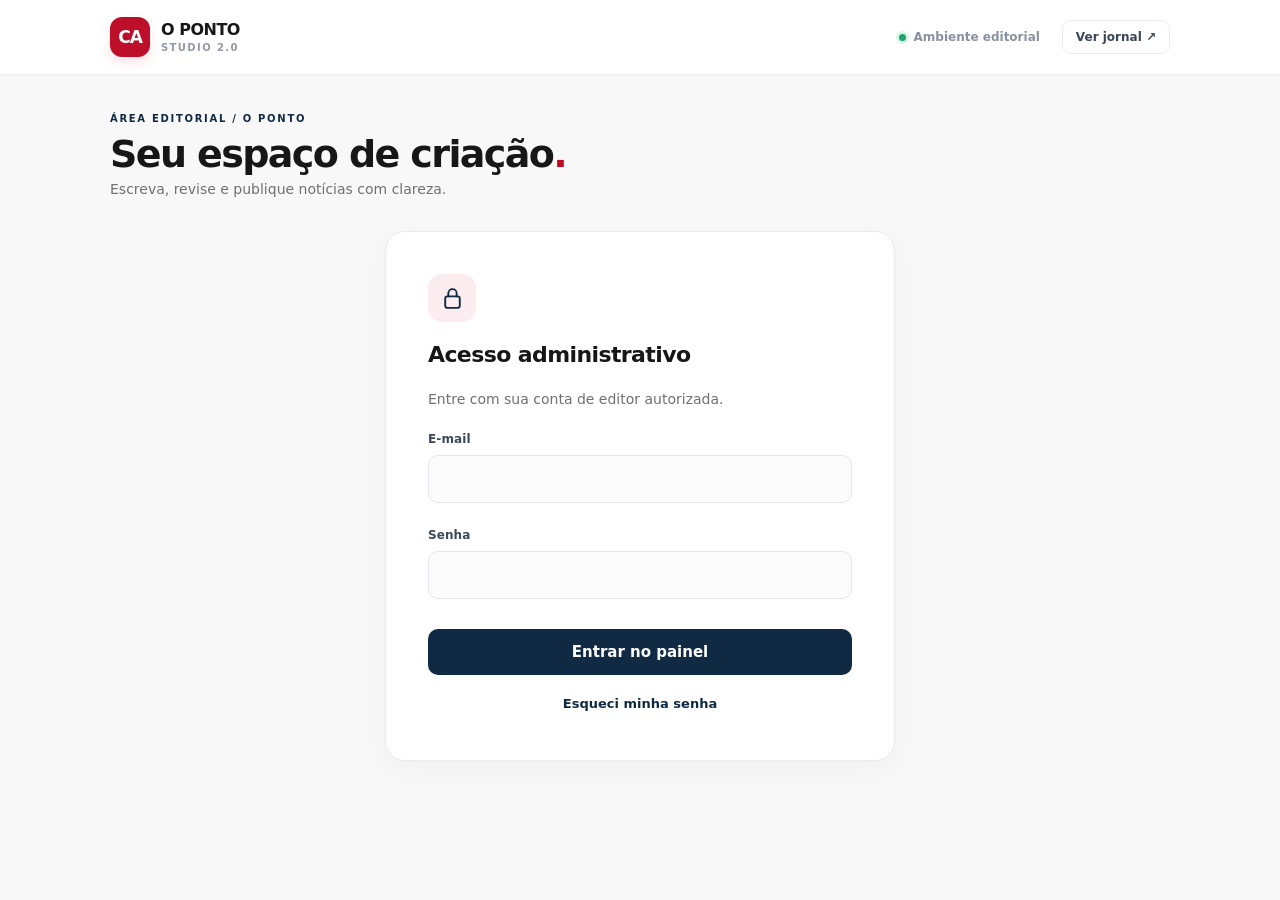
<file: admin.html>
<!doctype html><html lang="pt-BR"><head><meta charset="utf-8"><meta name="viewport" content="width=device-width,initial-scale=1"><title>Admin | O Ponto</title><style>
:root{--red:#102A43;--dark:#1b2430;--muted:#697383;--border:#e6e9ee;--bg:#f6f7f9}*{box-sizing:border-box}html{font-family:system-ui,-apple-system,"Segoe UI",Arial,sans-serif}body{margin:0;background:var(--bg);color:var(--dark);font-size:15px;-webkit-font-smoothing:antialiased}a{color:inherit;text-decoration:none}button,input,select,textarea{font:inherit}button{cursor:pointer}.top{background:#fff;border-bottom:1px solid var(--border)}.top .wrap{min-height:76px;display:flex;align-items:center;font-size:13px;font-weight:800;letter-spacing:.06em;color:var(--red)}.wrap{width:min(100% - 40px,1060px);margin:0 auto}main.wrap{padding:30px 0 65px}main>p:first-child{margin:0 0 25px}main>p:first-child a{display:inline-flex;align-items:center;gap:8px;color:var(--muted);font-size:13px;font-weight:650}h1{font-size:clamp(29px,4vw,39px);letter-spacing:-1.3px;margin:0 0 8px}h2{font-size:22px;letter-spacing:-.6px;margin:0 0 24px}.subtitle{color:var(--muted);font-size:14px;margin:0 0 22px}.notice{background:#fff7f7;border:1px solid #f3d9dd;color:#89424a;border-radius:12px;padding:15px 17px;font-size:13px;line-height:1.55;margin:0 0 26px}.editor{background:#fff;border:1px solid var(--border);border-radius:18px;padding:32px;box-shadow:0 12px 36px #18212d09;margin-bottom:20px}.login-card{max-width:480px;margin:0 auto 24px}.login-card .mark{display:grid;place-items:center;width:48px;height:48px;background:#fff0f2;color:var(--red);border-radius:14px;margin-bottom:20px}.mark svg{width:25px;height:25px}label{display:block;margin:17px 0 7px;font-size:13px;font-weight:750}input:not([type=hidden]),select,textarea{display:block;width:100%;min-width:0;border:1px solid #d9dee6;border-radius:10px;background:#fff;padding:13px 14px;color:var(--dark);outline:none;transition:border-color .15s,box-shadow .15s}input:focus,select:focus,textarea:focus{border-color:var(--red);box-shadow:0 0 0 3px #c20b2016}textarea{min-height:125px;resize:vertical}button{border:0;border-radius:10px;background:var(--red);color:#fff;font-weight:750;padding:13px 19px;min-height:46px}button:hover{background:#a90819}.secondary{background:#eef0f4;color:#333}.secondary:hover{background:#e3e6eb}.login-card form>p button{width:100%;margin-top:8px}.forgot{display:block;margin:14px 0 0;text-align:center;color:var(--red);font-size:13px;font-weight:700;background:none;border:0;padding:7px;min-height:0;width:100%}.forgot:hover{background:none;text-decoration:underline}.recovery-note{font-size:13px;color:var(--muted);line-height:1.6}.editor form>p{margin:22px 0 0}#message{max-width:600px;margin:14px auto;color:#8e2432;font-size:13px;line-height:1.5}.entry{padding:15px 0;border-bottom:1px solid var(--border)}.entry button{margin:10px 8px 0 0;padding:8px 12px;min-height:36px;font-size:12px}[hidden]{display:none!important}@media(max-width:700px){.top .wrap{min-height:62px;font-size:12px}.wrap{width:calc(100% - 32px)}main.wrap{padding:22px 0 45px}main>p:first-child{margin-bottom:23px}h1{font-size:31px}h2{font-size:21px;margin-bottom:20px}.notice{font-size:12px;padding:13px}.editor{padding:23px 20px;border-radius:15px}.login-card{margin-top:5px}input:not([type=hidden]),select,textarea{font-size:16px}.login-card .mark{width:44px;height:44px}}
.editor-toolbar{display:flex;gap:6px;flex-wrap:wrap;padding:9px;background:#f8f9fb;border:1px solid #d9dee6;border-radius:12px 12px 0 0}.editor-toolbar button{background:white;color:#26303d;border:1px solid #e0e4eb;min-height:35px;padding:7px 11px;font-size:13px;border-radius:7px}.editor-toolbar button:hover{background:#f0f2f5}.rich-editor{min-height:280px;border:1px solid #d9dee6;border-top:0;border-radius:0 0 12px 12px;padding:18px;line-height:1.75;outline:none;overflow-wrap:anywhere}.rich-editor:empty:before{content:attr(data-placeholder);color:#9ca3af}.rich-editor:focus{box-shadow:0 0 0 2px #c20b2014}.rich-editor h2{font-size:21px;margin:14px 0}.rich-editor blockquote{border-left:3px solid var(--red);padding-left:15px;color:#667085}.cover-preview{width:100%;max-height:290px;object-fit:cover;border-radius:12px;margin-top:12px}.hint{font-size:12px;color:var(--muted);margin-top:7px}.editor-actions{display:flex;gap:9px;flex-wrap:wrap}.editor-actions button{flex:1}.editor-head{display:flex;justify-content:space-between;align-items:center;gap:10px}.editor-head small{color:var(--muted)}@media(max-width:700px){.editor-toolbar{gap:4px}.editor-toolbar button{padding:7px 9px}.rich-editor{min-height:260px;padding:13px}.editor-actions button{flex:auto}}.rich-editor figure,.article-preview figure{margin:18px 0}.rich-editor figure img,.article-preview figure img{display:block;width:100%;height:auto;border-radius:12px}.rich-editor figcaption,.article-preview figcaption{font-size:12px;color:#6b7280;text-align:center;margin-top:7px}.article-preview{max-width:740px;margin:auto;line-height:1.75;overflow-wrap:anywhere}.article-preview h1{font-size:clamp(27px,5vw,42px)}.article-preview .preview-cover{width:100%;border-radius:12px;max-height:420px;object-fit:cover;margin:16px 0}.article-preview blockquote{border-left:3px solid var(--red);padding-left:14px}.editor-toolbar button:focus-visible{outline:2px solid var(--red)}#draftState{color:#667085}.article-preview a{color:var(--red)}
/* O Ponto Studio 2.0 — camada visual, preservando autenticação e lógica editorial */
:root{--red:#bd0920;--dark:#18212c;--muted:#758091;--border:#e9edf2;--bg:#f7f8fa}
body{background:#f7f8fa;color:var(--dark);font-family:Inter,system-ui,-apple-system,"Segoe UI",sans-serif}
.top{position:sticky;top:0;z-index:15;border-bottom:1px solid #ebedf1;box-shadow:0 1px 0 #fff;background:#fff}
.top .wrap{min-height:70px;display:flex;gap:22px;align-items:center;justify-content:space-between;letter-spacing:0}
.brand{display:flex;gap:11px;align-items:center;color:var(--dark);font-size:15px;font-weight:850;line-height:1.1;letter-spacing:-.5px}
.brand-mark{background:var(--red);color:#fff;width:40px;height:40px;display:grid;place-items:center;border-radius:11px;font-size:17px;font-weight:900;letter-spacing:-1px}
.brand small{display:block;color:#9299a6;font-size:10px;letter-spacing:1.4px;margin-top:4px}
.top-caption{color:#8993a2;font-size:12px;letter-spacing:0;font-weight:600;margin-left:auto}
.top-site{font-size:12px;font-weight:750;color:var(--red);border:1px solid #f1d7dc;border-radius:9px;padding:9px 13px}
main.wrap{max-width:1320px;padding-top:28px}.welcome{margin-bottom:25px}.eyebrow{color:var(--red);font-size:10px;font-weight:850;letter-spacing:1.7px;margin-bottom:8px}
h1{font-size:clamp(26px,3.4vw,38px);letter-spacing:-1.3px;margin-bottom:5px}.subtitle{margin-bottom:0}
.studio-layout{display:grid;grid-template-columns:215px minmax(0,1fr);align-items:start;gap:26px}
.studio-side{position:sticky;top:92px;display:flex;flex-direction:column;gap:7px;min-height:340px;padding:18px 12px;background:#fff;border:1px solid var(--border);border-radius:16px}
.side-label{font-size:10px;color:#9ca3af;font-weight:850;letter-spacing:1.6px;padding:10px 12px}
.side-link{display:flex;align-items:center;gap:12px;padding:13px 12px;border-radius:10px;color:#626c7c;font-size:13px;font-weight:720;transition:.15s}
.side-link:hover,.side-link.active{background:#fff0f2;color:var(--red)}
.side-spacer{flex:1}.side-logout{font-size:12px;width:100%;min-height:40px;background:#f3f4f6;color:#657080}
.studio-main{min-width:0}.studio-intro{display:flex;justify-content:space-between;align-items:center;gap:15px;margin:0 0 19px}
.studio-intro h2{font-size:23px;margin:0 0 4px}.studio-intro p{font-size:12px;color:var(--muted);margin:0}
.live-pill{white-space:nowrap;background:#edf9f2;color:#287448;border:1px solid #d9efdf;padding:9px 12px;border-radius:30px;font-size:11px;font-weight:750}
.editor{border:1px solid #e9edf2;border-radius:18px;padding:clamp(20px,3.5vw,38px);box-shadow:0 5px 26px #25354b07}
.editor-head{margin-bottom:16px}.editor-head h2{font-size:22px;margin:0;letter-spacing:-.7px}.editor-head small{font-size:10px;letter-spacing:1px;font-weight:800}
label{font-size:12px;letter-spacing:.1px;margin:22px 0 9px}
input:not([type=hidden]),select,textarea{border-radius:11px;border-color:#e2e6ec;background:#fff;padding:14px 15px}
input::placeholder,textarea::placeholder{color:#a9b0bc}
.headline-input{font-size:clamp(18px,2.5vw,26px)!important;font-weight:750;letter-spacing:-.6px;min-height:64px}
#excerpt{min-height:95px}.writing-divider{display:flex;justify-content:space-between;gap:10px;border-top:1px solid #edf0f4;padding-top:25px;margin-top:27px;color:#8b94a2;font-size:10px;font-weight:850;letter-spacing:1px}
.editor-toolbar{position:sticky;top:70px;z-index:5;background:#fff;border-color:#e5e8ee;border-radius:12px 12px 0 0;padding:9px;gap:5px;box-shadow:0 3px 10px #18212c08}
.editor-toolbar button{border-color:#e8ebef;font-size:12px;min-height:37px}.rich-editor{font-size:16px;min-height:370px;padding:25px 28px;line-height:1.9;border-color:#e5e8ee}
.rich-editor:focus{border-color:#d7a3ac;box-shadow:0 0 0 3px #bd092010}.rich-editor p{margin:0 0 1em}
.cover-preview{border-radius:13px}.hint{line-height:1.6}
.editor-actions{padding-top:18px;border-top:1px solid #f0f1f4}.editor-actions button{min-height:49px}
#saveArticle{background:var(--red)}#previewArticle{background:#222a35;color:#fff}#previewArticle:hover{background:#101722}
#message:not(:empty){position:sticky;bottom:14px;z-index:20;background:#fff;border:1px solid #f1cfd5;border-left:4px solid var(--red);padding:13px 17px;border-radius:11px;box-shadow:0 10px 25px #00000013;max-width:800px}
.entry{padding:19px 0}.entry b{font-size:15px}.entry .muted{font-size:12px;color:var(--muted)}
#login,#resetPanel{margin-top:26px}.login-card{box-shadow:0 12px 36px #18212d0b}
@media(max-width:850px){.studio-layout{grid-template-columns:1fr;gap:15px}.studio-side{position:static;min-height:0;flex-direction:row;flex-wrap:wrap;align-items:center;padding:8px;gap:4px}.side-label,.side-spacer{display:none}.side-link{padding:11px 12px;font-size:12px}.side-logout{width:auto;margin-left:auto}.studio-intro{margin-top:8px}}
@media(max-width:600px){.top .wrap{min-height:60px}.brand-mark{width:35px;height:35px}.top-caption{display:none}.top-site{padding:7px 9px;font-size:11px}main.wrap{padding-top:20px}.welcome{margin-bottom:18px}.studio-side{overflow-x:auto;flex-wrap:nowrap;white-space:nowrap}.side-link{font-size:11px;gap:6px}.side-logout{font-size:11px;white-space:nowrap;padding:9px}.studio-intro{align-items:flex-start}.studio-intro h2{font-size:21px}.live-pill{font-size:0;padding:8px;border-radius:50%;width:12px;height:12px;overflow:hidden}.editor{padding:22px 17px}.editor-head small{display:none}.editor-toolbar{top:60px;flex-wrap:nowrap;overflow-x:auto;scrollbar-width:thin}.editor-toolbar button{flex-shrink:0}.rich-editor{padding:17px 14px;min-height:310px}.writing-divider{font-size:9px}.editor-actions{display:grid;grid-template-columns:1fr 1fr}.editor-actions #saveArticle{grid-column:1/-1;grid-row:1}.editor-actions button{min-width:0}}

/* O Ponto Studio — refinamento visual 2.1 */
:root{--red:#b80e28;--dark:#17202c;--muted:#788393;--border:#e7eaf0;--bg:#f6f7f9}
body{background:linear-gradient(180deg,#fafbfc 0,#f6f7f9 260px);color:var(--dark)}
.top{box-shadow:0 1px 2px #121b2b05}.top .wrap{min-height:74px}
.brand-mark{border-radius:12px;background:#bd0e2a;box-shadow:0 5px 12px #bd0e2a20}
.brand{font-size:16px}.top-caption{display:flex;align-items:center;gap:8px;font-weight:550;color:#8791a0}
.top-dot,.status-dot{display:inline-block;width:7px;height:7px;background:#1fa36b;border-radius:50%;box-shadow:0 0 0 3px #d9f5e7}
.top-site{background:#fff;border-color:#e9eaf0;color:#394556}.top-site:hover{background:#f6f7f9}
main.wrap{padding-top:38px}.welcome{padding-bottom:8px}.welcome h1{font-weight:790;letter-spacing:-1.6px}
.studio-layout{grid-template-columns:228px minmax(0,1fr);gap:32px}
.studio-side{border-radius:16px;box-shadow:0 3px 18px #101b2d05;padding:17px 11px}
.side-link{font-weight:650}.side-link.active{background:#fbecf0;color:#b80e28}
.side-link.active:before{content:"";height:19px;width:3px;border-radius:5px;background:#b80e28;margin-left:-7px}
.studio-intro{margin-bottom:22px}.studio-intro h2{font-size:clamp(24px,2.5vw,30px);letter-spacing:-1.2px;font-weight:800}
.period{color:var(--red)}.studio-intro p{font-size:13px;margin-top:6px}
.live-pill{display:inline-flex;align-items:center;gap:9px;background:#fff;border:1px solid #e5eae8;color:#58715f;box-shadow:0 2px 9px #00000004}
.editor{border:1px solid #e8ebf0;border-radius:18px;background:#fff;box-shadow:0 8px 30px #17202c08;padding:clamp(22px,3.4vw,42px)}
.editor-head{margin-bottom:26px}.editor-head h2{font-size:23px;font-weight:800;margin:5px 0 0;letter-spacing:-.85px}
.section-overline{font-size:10px;letter-spacing:1.5px;font-weight:800;color:#9ba3af}
.editor-head small{color:#a4acb7}
label{color:#3d4859;font-weight:720;font-size:12px;margin-top:25px}
input:not([type=hidden]),select,textarea{border-color:#e2e6ed;border-radius:10px;background:#fcfcfd;transition:background .2s,border-color .2s,box-shadow .2s}
input:not([type=hidden]):focus,select:focus,textarea:focus{background:#fff;border-color:#b80e28;box-shadow:0 0 0 4px #b80e2810}
.headline-input{border:0!important;border-bottom:1px solid #e7eaf0!important;border-radius:0!important;padding:17px 1px!important;background:#fff!important;box-shadow:none!important;font-size:clamp(22px,3.2vw,32px)!important;line-height:1.3;letter-spacing:-1px}
.headline-input:focus{border-bottom-color:#b80e28!important}
#excerpt{background:#fcfcfd;line-height:1.6}
.cover-uploader{display:flex;gap:16px;align-items:center;flex-wrap:wrap;background:#fbfcfd;border:1px dashed #cfd6e1;border-radius:14px;padding:20px;transition:border-color .2s}
.cover-uploader:focus-within{border-color:#b80e28;background:#fffafa}
.upload-icon{display:grid;place-items:center;width:49px;height:49px;flex:none;border-radius:12px;background:#f2f3f6;color:#8b94a3;font-size:26px}
.upload-copy{display:flex;flex-direction:column;gap:5px;flex:1;min-width:180px}.upload-copy strong{font-size:13px;color:#303c4c}.upload-copy span{font-size:12px;color:#8993a1}
.cover-uploader input[type=file]{width:auto;max-width:100%;font-size:12px;background:#fff;border:1px solid #e5e8ee;padding:10px;border-radius:9px}
.cover-preview{margin-top:15px;box-shadow:0 4px 16px #0000000b}
.writing-divider{margin-top:33px;padding-top:29px}.editor-toolbar{background:#fafbfc;box-shadow:none;border-color:#e4e8ef;gap:6px}
.editor-toolbar button{border:1px solid transparent;background:transparent;color:#4b5564;border-radius:8px;font-weight:650}
.editor-toolbar button:hover,.editor-toolbar button:focus-visible{background:#fff;border-color:#dce2eb;color:var(--red)}
.rich-editor{background:#fff;font-size:17px;line-height:1.95;min-height:420px;color:#263141}
.rich-editor:empty:before{color:#a7b0bd}.rich-editor h2{font-size:25px;line-height:1.4}.rich-editor figure{border-radius:12px;overflow:hidden}
#draftState{display:inline-flex;align-items:center;gap:8px;padding:9px 12px;border-radius:8px;background:#f6f8fa;color:#697789;font-size:11px}
#draftState:before{content:"";width:6px;height:6px;border-radius:50%;background:#8a99a8}
.editor-actions{gap:12px}.editor-actions button{border-radius:10px;box-shadow:none;font-size:13px}
#saveArticle{box-shadow:0 5px 14px #b80e2828}
#articlesSection{scroll-margin-top:90px}#editorSection{scroll-margin-top:90px}
.entry{border-bottom:1px solid #edf0f4;padding:19px 0}.entry:last-child{border:0}
.entry button{background:#fff;color:#3d4857;border:1px solid #e5e9ef;border-radius:8px}
.entry button:hover{background:#f7f8fa}.entry button[data-edit]{background:#f9edf0;color:#b80e28;border-color:#f5dbe1}
#previewPanel{scroll-margin-top:90px}.article-preview{background:#fff}
.login-card{border-radius:20px;max-width:510px}.login-card .mark{background:#fbecef}
@media(max-width:850px){main.wrap{padding-top:24px}.studio-layout{grid-template-columns:minmax(0,1fr);gap:15px}.studio-side{box-shadow:none}.studio-intro h2{font-size:25px}}
@media(max-width:600px){.top .wrap{min-height:62px}.brand{font-size:14px}.welcome h1{font-size:28px}.studio-intro p{font-size:12px;line-height:1.6}.studio-intro h2{font-size:24px}.live-pill{width:auto;height:auto;font-size:0;padding:9px;min-width:30px;min-height:30px}.live-pill .status-dot{width:9px;height:9px}.editor{padding:24px 18px}.editor-head{margin-bottom:19px}.editor-head h2{font-size:21px}.headline-input{font-size:24px!important}.cover-uploader{padding:15px;gap:10px}.upload-icon{width:40px;height:40px}.upload-copy{min-width:140px}.cover-uploader input[type=file]{width:100%}.editor-toolbar{top:62px}.rich-editor{min-height:340px;font-size:16px;padding:18px 15px}.editor-actions{gap:8px}.editor-actions button{padding:11px 10px}}

/* O Ponto 4.0 — métricas editoriais e ferramentas de revisão */
.ca4-tools{margin:10px 0 25px}.ca4-stats{display:grid;grid-template-columns:repeat(3,minmax(0,1fr));gap:12px;margin-bottom:20px}.ca4-stat{padding:20px 16px;background:#fafbfc;border:1px solid #e8ebf0;border-radius:12px;display:flex;flex-direction:column;gap:5px}.ca4-stat strong{font-size:28px;line-height:1;color:#202b39;letter-spacing:-1px}.ca4-stat span{font-size:11px;color:#7b8795;font-weight:700}.ca4-filters{display:flex;align-items:center;gap:12px;flex-wrap:wrap}.ca4-filters label{margin:0;font-size:12px}.ca4-filters select{max-width:230px}.ca4-filters input{flex:1;min-width:180px}.ca4-wordcount{color:#8c96a2;font-size:11px;text-align:right;margin:8px 0}.ca4-seo{background:#fafbfc;border:1px solid #e8ecf1;border-radius:11px;padding:17px;margin:18px 0 24px}.ca4-seo strong{font-size:11px;letter-spacing:.8px;color:#657181;text-transform:uppercase}.ca4-seo #ca4SeoTitle{font-size:18px;color:#2356a0;margin:12px 0 5px;font-weight:700;line-height:1.3}.ca4-seo #ca4SeoUrl{font-size:11px;color:#398052}.ca4-seo p{font-size:12px;color:#6d7784;margin:9px 0;line-height:1.5}.ca4-seo small{color:#9099a5;font-size:10px}.entry[hidden]{display:none!important}
@media(max-width:600px){.ca4-stats{gap:7px}.ca4-stat{padding:14px 10px}.ca4-stat strong{font-size:23px}.ca4-stat span{font-size:10px}.ca4-filters{display:grid;grid-template-columns:1fr}.ca4-filters select,.ca4-filters input{max-width:none;width:100%}}
.ca4-export{margin:0 0 18px;border:1px solid #e2e7ed;border-radius:9px;background:#fff;padding:10px 14px;color:#334155;font-weight:750;font-size:12px}.ca4-export:hover{border-color:#b80c25;color:#b80c25}body{--red:#102A43}.studio-side{background:#0a2b4d!important}.studio-side a:hover{color:#fff}.studio-intro h1{color:#102A43}.ca4-seo #ca4SeoTitle{color:#0b3c73}button:focus-visible,a:focus-visible{outline:2px solid #D62839;outline-offset:2px}
/* O Ponto Studio — branco, vermelho e preto */
:root{--red:#C8102E;--dark:#171717;--muted:#707070;--border:#e8e8e8;--bg:#f8f8f8}
body{background:#f8f8f8;color:#171717}.studio-side{background:#171717!important;color:#fff!important}.studio-side a:hover,.studio-side a.active{background:#C8102E!important;color:#fff!important}.studio-intro h1{color:#171717!important}.ca4-stat{background:#fff;border-color:#e8e8e8}.ca4-stat strong{color:#171717}.ca4-seo{background:#fff}.ca4-seo #ca4SeoTitle{color:#171717!important}.ca4-export:hover{border-color:#C8102E;color:#C8102E}.cover-uploader{border-color:#e8e8e8}.live-pill{color:#171717}button:focus-visible,a:focus-visible,input:focus-visible{outline:2px solid #C8102E;outline-offset:2px}
/* O Ponto 5.0 — painel editorial */.op5-panel{background:#fff;border:1px solid #e8e8e8;border-radius:12px;padding:23px;margin:0 0 25px}.op5-panel-head{display:flex;justify-content:space-between;align-items:start;gap:16px}.op5-panel-head small{font-size:10px;font-weight:800;letter-spacing:1.2px;color:#c8102e}.op5-panel-head h2{font-size:24px;margin:6px 0 8px}.op5-panel-head p{font-size:12px;color:#737373;line-height:1.5;margin:0 0 16px}.op5-panel-head button{border:1px solid #ddd;background:#fff;border-radius:7px;padding:9px 13px;font-size:12px}.op5-metric-cards{display:grid;grid-template-columns:repeat(3,minmax(0,1fr));gap:11px}.op5-metric{border:1px solid #eee;border-radius:8px;padding:17px;display:flex;flex-direction:column;gap:6px}.op5-metric strong{font-size:28px;line-height:1}.op5-metric span{font-size:11px;color:#666}.op5-top{margin-top:20px}.op5-top h3{font-size:16px;margin:0 0 10px}.op5-top-row{display:flex;justify-content:space-between;gap:16px;padding:11px 0;border-top:1px solid #eee;font-size:12px}.op5-top-row b{color:#c8102e}@media(max-width:650px){.op5-panel{padding:15px}.op5-metric-cards{gap:7px}.op5-metric{padding:11px}.op5-metric strong{font-size:22px}.op5-metric span{font-size:10px}.op5-panel-head h2{font-size:21px}}</style></head><body><div class="top"><div class="wrap"><a class="brand" href="index.html"><span class="brand-mark">CA</span><span>O PONTO <small>STUDIO 2.0</small></span></a><span class="top-caption"><span class="top-dot"></span> Ambiente editorial</span><a class="top-site" href="index.html">Ver jornal ↗</a></div></div><main class="wrap"><div class="welcome"><div><div class="eyebrow">ÁREA EDITORIAL / O PONTO</div><h1>Seu espaço de criação<span style="color:#c20b20">.</span></h1><p class="subtitle">Escreva, revise e publique notícias com clareza.</p></div></div><section id="login" class="editor login-card"><div class="mark"><svg viewBox="0 0 24 24" fill="none" stroke="currentColor" stroke-width="1.8" stroke-linecap="round" stroke-linejoin="round" aria-hidden="true"><rect x="5" y="10" width="14" height="11" rx="2"/><path d="M8 10V7a4 4 0 0 1 8 0v3"/></svg></div><h2>Acesso administrativo</h2><p class="subtitle">Entre com sua conta de editor autorizada.</p><form id="loginForm"><label for="email">E-mail</label><input type="email" id="email" required autocomplete="username"><label for="password">Senha</label><input type="password" id="password" required autocomplete="current-password"><p><button>Entrar no painel</button></p><button class="forgot" type="button" id="forgotPassword">Esqueci minha senha</button></form></section><section id="resetPanel" class="editor login-card" hidden><h2>Definir nova senha</h2><p class="recovery-note">Digite sua nova senha para recuperar o acesso ao painel.</p><form id="resetForm"><label for="newPassword">Nova senha</label><input type="password" id="newPassword" minlength="12" required autocomplete="new-password"><label for="confirmPassword">Confirmar nova senha</label><input type="password" id="confirmPassword" minlength="12" required autocomplete="new-password"><p><button type="submit">Salvar nova senha</button></p></form></section><div id="workspace" hidden><div class="studio-layout"><aside class="studio-side"><div class="side-label">REDAÇÃO</div><a class="side-link active" href="#editorSection">✎ <span>Escrever matéria</span></a><a class="side-link" href="#articlesSection">▤ <span>Matérias online</span></a><a class="side-link" href="index.html">↗ <span>Visualizar jornal</span></a><div class="side-spacer"></div><button class="secondary side-logout" id="logout">Sair da conta</button></aside><div class="studio-main"><div class="studio-intro"><div><div class="eyebrow">WORKSPACE / CONTEÚDO</div><h2>Crie uma boa história<span class="period">.</span></h2><p>Um espaço para transformar informação em notícia.</p></div><span class="live-pill"><span class="status-dot"></span> Publicação online</span></div><section class="editor" id="editorSection"><div class="editor-head"><div><span class="section-overline">COMPOSIÇÃO</span><h2 id="formTitle">Nova matéria</h2></div><small>O PONTO / STUDIO</small></div><form id="form"><input type="hidden" id="id"><label for="title">Título da reportagem</label><input id="title" class="headline-input" required maxlength="160" placeholder="Escreva um título que conte a história..."><label>Categoria</label><select id="category"><option>Cidade</option><option>Brasil</option><option>Política</option><option>Economia</option><option>Mundo</option><option>Cultura</option><option>Esporte</option><option>Tecnologia</option><option>Saúde</option><option>Educação</option><option>Agro</option><option>Segurança</option></select><label for="excerpt">Linha fina / resumo</label><textarea id="excerpt" required placeholder="Apresente o contexto da notícia em poucas linhas..."></textarea><label for="coverFile">Imagem de capa</label><div class="cover-uploader"><span class="upload-icon" aria-hidden="true">▧</span><div class="upload-copy"><strong>Adicione uma imagem à reportagem</strong><span>Escolha uma foto de capa para destacar sua notícia</span></div><input type="file" id="coverFile" accept="image/jpeg,image/png,image/webp"></div><div class="hint">JPG, PNG ou WebP · até 5 MB. A imagem será publicada junto à notícia.</div><img id="coverPreview" class="cover-preview" alt="Prévia da capa" hidden><button type="button" id="removeCover" class="secondary" hidden style="margin-top:8px">Remover imagem</button><div class="writing-divider"><span>CONTEÚDO DA REPORTAGEM</span><span>EDITOR VISUAL</span></div><label for="richBody">Texto completo</label><div class="editor-toolbar" role="toolbar" aria-label="Formatação da matéria"><button type="button" data-cmd="bold" title="Negrito"><b>B</b></button><button type="button" data-cmd="italic" title="Itálico"><i>I</i></button><button type="button" data-cmd="underline" title="Sublinhado"><u>U</u></button><button type="button" data-block="h2">Título 2</button><button type="button" data-block="p">Parágrafo</button><button type="button" data-cmd="insertUnorderedList">• Lista</button><button type="button" data-cmd="insertOrderedList">1. Lista</button><button type="button" data-block="blockquote">Citação</button><button type="button" id="addLink">Link</button><button type="button" id="insertImage">▧ Imagem no texto</button><input id="inlineImageFile" type="file" accept="image/jpeg,image/png,image/webp" hidden><button type="button" data-cmd="removeFormat">Limpar estilo</button></div><div id="richBody" class="rich-editor" contenteditable="true" role="textbox" aria-label="Texto completo da notícia" aria-multiline="true" data-placeholder="Escreva a matéria aqui..."></div><div class="hint">Selecione um trecho para aplicar formatação. As imagens são enviadas ao Supabase.</div><div id="draftState" class="hint" role="status">Rascunho local disponível após começar a escrever.</div><label>Status</label><select id="status"><option value="draft">Rascunho</option><option value="published">Publicar agora</option></select><p class="editor-actions"><button type="button" class="secondary" id="previewArticle">Pré-visualizar</button><button type="submit" id="saveArticle">Salvar matéria</button><button type="button" class="secondary" id="reset">Limpar</button></p></form></section><section class="editor" id="articlesSection"><div class="editor-head"><div><span class="section-overline">BIBLIOTECA</span><h2>Matérias online</h2></div><small>ACERVO EDITORIAL</small></div><div id="list"></div></section><section class="editor" id="previewPanel" hidden><div class="editor-head"><h2>Pré-visualização da reportagem</h2><button type="button" class="secondary" id="closePreview">Fechar</button></div><article id="previewContent" class="article-preview"></article></section></div></div></div><p id="message" role="status"></p></main><script src="supabase-config.js"></script><script src="supabase-client.js?v=20261112-5"></script><script src="admin-cloud.js?v=20261114-publishfix"></script><script src="portal-ca-admin-v4.js?v=41"></script><script src="portal-ca-admin-v41.js?v=41"></script><script src="oponto-analytics.js?v=5"></script><script src="oponto-admin-v5.js?v=5"></script></body></html>
</file>
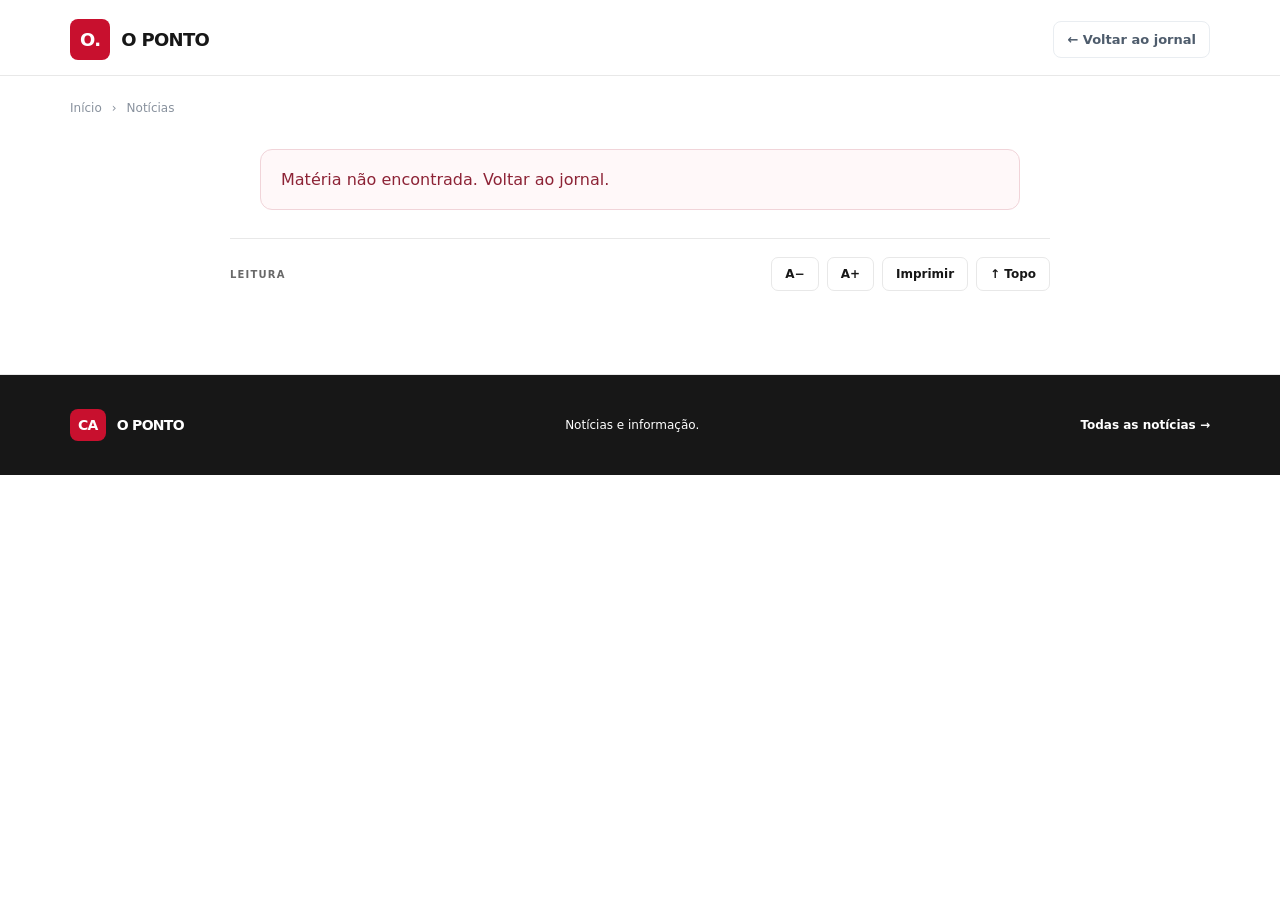
<file: article.html>
<!doctype html><html lang="pt-BR"><head><meta charset="utf-8"><meta name="viewport" content="width=device-width,initial-scale=1"><meta name="theme-color" content="#C8102E"><link rel="canonical" href="https://misaelgodinhos.github.io/Portalca/article.html"><meta property="og:type" content="article"><meta property="og:site_name" content="O Ponto"><meta property="og:title" content="O Ponto. — Jornalismo digital"><meta property="og:description" content="Jornal digital de notícias e informação"><meta name="twitter:card" content="summary_large_image"><meta name="description" content="Notícias, informação e atualidades no O Ponto."><title>Notícia | O Ponto</title><style>
:root{--red:#102A43;--ink:#19212b;--muted:#697381;--line:#e9edf0}*{box-sizing:border-box}body{margin:0;color:var(--ink);background:#fff;font-family:system-ui,-apple-system,Segoe UI,sans-serif;-webkit-font-smoothing:antialiased}a{color:inherit;text-decoration:none}.shell{width:min(100% - 36px,1140px);margin:auto}.top{border-bottom:1px solid var(--line);position:sticky;top:0;background:#fff;z-index:2}.top .shell{min-height:75px;display:flex;align-items:center;justify-content:space-between;gap:15px}.brand{display:flex;align-items:center;gap:11px;font-size:20px;font-weight:850;letter-spacing:-.6px}.brand b{background:var(--red);color:white;padding:10px;border-radius:9px}.back{font-size:13px;color:var(--muted);font-weight:650}.article{max-width:780px;margin:48px auto 90px}.kicker{font-size:11px;color:var(--red);font-weight:850;letter-spacing:1.2px;text-transform:uppercase}.article h1{font-family:Georgia,serif;font-size:clamp(34px,5vw,58px);letter-spacing:-1.5px;line-height:1.13;margin:15px 0 20px}.excerpt{font-size:clamp(17px,2.3vw,21px);line-height:1.6;color:#596575;margin-bottom:20px}.byline{display:flex;justify-content:space-between;align-items:center;gap:12px;flex-wrap:wrap;padding:17px 0;border-top:1px solid var(--line);border-bottom:1px solid var(--line);font-size:12px;color:var(--muted)}.byline strong{color:var(--ink)}button{font:inherit;cursor:pointer}.share{border:1px solid #e4e8ed;border-radius:9px;padding:10px 13px;background:#fff;color:var(--red);font-weight:750}.cover{display:block;width:100%;max-height:510px;object-fit:cover;border-radius:11px;margin:26px 0}.body{font-family:Georgia,serif;font-size:19px;line-height:1.85;overflow-wrap:anywhere}.body p{margin:0 0 1.3em}.body h2{font-size:30px;line-height:1.3;margin:36px 0 16px}.body blockquote{border-left:4px solid var(--red);padding:6px 20px;margin:25px 0;color:#536071}.body a{color:var(--red);text-decoration:underline}.body figure{margin:30px 0}.body img{display:block;max-width:100%;height:auto;border-radius:10px}.body figcaption{font-family:system-ui,sans-serif;font-size:12px;color:var(--muted);text-align:center;margin-top:8px}.foot{border-top:1px solid var(--line);padding:26px 0;color:var(--muted);font-size:12px}.notice{padding:20px;border:1px solid #f1d4d9;border-radius:12px;background:#fff8f9;color:#8d2336}#state{padding-top:20px;color:var(--muted)}@media(max-width:700px){.top .shell{min-height:62px}.brand{font-size:16px}.brand b{padding:8px}.article{margin:28px auto 60px}.article h1{letter-spacing:-.8px}.body{font-size:18px}.cover{border-radius:8px}.byline{align-items:flex-start}}@media(prefers-reduced-motion:reduce){*{scroll-behavior:auto!important}}
/* O Ponto 3.1 — experiência de leitura editorial */
:root{--red:#b80c25;--ink:#17202c;--muted:#697584;--line:#e9ecf0}
body{background:#fff}.read-progress{position:fixed;top:0;left:0;width:0;height:3px;background:var(--red);z-index:10;transition:width .08s linear}.top{top:3px;box-shadow:0 2px 14px #15202d08}.top .shell{min-height:72px}.brand{font-size:18px;letter-spacing:-.7px}.brand b{border-radius:8px;font-family:system-ui;font-size:18px}.back{padding:10px 13px;border:1px solid #e9edf1;border-radius:8px;color:#4e5c6c}.back:hover{color:var(--red);border-color:#eecdd3}
.breadcrumb{display:flex;gap:10px;align-items:center;margin-top:28px;font-size:12px;color:#88919d}.breadcrumb a:hover{color:var(--red)}
.article{max-width:820px;margin:34px auto 76px}.article .kicker{display:inline-block;font-size:11px;background:#fff0f2;color:var(--red);padding:8px 11px;border-radius:5px;letter-spacing:1px}
.article h1{font-family:Georgia,"Times New Roman",serif;font-weight:750;font-size:clamp(37px,5.2vw,65px);line-height:1.12;letter-spacing:-1.9px;margin:22px 0}
.excerpt{font-size:clamp(18px,2.2vw,22px);color:#626d7a;line-height:1.65;margin:0 0 29px}
.byline{padding:19px 0;font-size:12px}.byline strong{font-weight:800}.byline-extra{color:#8c96a2}.share-actions{display:flex;align-items:center;gap:8px}.share{display:inline-flex;align-items:center;justify-content:center;border-radius:7px;font-size:12px;min-height:38px;padding:9px 12px}.whatsapp{background:#f0f8f3;color:#237b4a;border-color:#e2f0e6}.share:hover{background:#fff2f4}
.cover{border-radius:7px;margin:31px 0 34px;max-height:540px}
.body{font-family:Georgia,"Times New Roman",serif;font-size:20px;line-height:1.95;color:#26303b}.body p{margin-bottom:1.45em}.body h2{font-size:clamp(26px,3vw,34px);letter-spacing:-.7px;color:#182331}.body h3{font-size:24px}.body img{border-radius:7px;margin:auto}.body figure{margin:34px 0}.body figcaption{line-height:1.5}.body blockquote{font-style:italic;background:#fafbfc;border-radius:0 7px 7px 0;padding:15px 25px}
.related{max-width:1140px;margin:0 auto 85px;border-top:1px solid var(--line);padding-top:30px}.related-head span{font-size:10px;letter-spacing:1.4px;font-weight:850;color:var(--red)}.related-head h2{font:700 clamp(24px,3vw,33px) Georgia,serif;margin:9px 0 25px}.related-grid{display:grid;grid-template-columns:repeat(3,minmax(0,1fr));gap:22px}.related-card{display:block;border-top:1px solid var(--line);padding-top:15px}.related-card img{display:block;width:100%;aspect-ratio:16/10;object-fit:cover;border-radius:6px;margin-bottom:14px}.related-card .kicker{font-size:10px}.related-card h3{font:700 20px/1.3 Georgia,serif;margin:9px 0}.related-card:hover h3{color:var(--red)}
.foot{background:#fafbfc;padding:34px 0}.foot-inner{display:flex;justify-content:space-between;align-items:center;gap:16px;flex-wrap:wrap}.foot .brand{font-size:14px}.foot .brand b{font-size:14px;padding:8px}.foot a:last-child{font-weight:750}
@media(max-width:700px){.top .shell{min-height:60px}.brand{font-size:15px}.back{font-size:11px;padding:8px}.breadcrumb{margin-top:18px}.article{margin:25px auto 55px}.article h1{font-size:clamp(34px,8vw,44px);letter-spacing:-1px;margin:17px 0}.excerpt{font-size:18px;margin-bottom:22px}.byline{gap:15px}.byline-extra{display:block;margin-top:5px}.share-actions{width:100%}.share-actions>*{flex:1}.cover{margin:22px 0 27px}.body{font-size:18px;line-height:1.85}.related{margin-bottom:55px}.related-grid{grid-template-columns:1fr;gap:15px}.related-card{display:grid;grid-template-columns:105px 1fr;column-gap:14px;align-items:start}.related-card img{grid-row:1/3;grid-column:1;aspect-ratio:1}.related-card .kicker{grid-column:2}.related-card h3{grid-column:2;font-size:17px;margin:3px 0}.foot-inner{align-items:flex-start;flex-direction:column}}
/* O Ponto 4.0 — leitura e acessibilidade */.share-actions{flex-wrap:wrap}.share[aria-pressed=true]{background:#fff1f3;border-color:#e8b9c3;color:#a50b23}.article:focus-within{scroll-margin-top:80px}.body{max-width:75ch;margin:auto}.body :is(h2,h3){scroll-margin-top:100px}.related-card:focus-visible,.share:focus-visible,.back:focus-visible{outline:3px solid #b80c25;outline-offset:3px}@media(max-width:700px){.share-actions>*{flex:1 1 30%;white-space:nowrap}.body{max-width:100%}}/* O Ponto 4.1 — ferramentas do leitor e impressão */.reader-tools{max-width:820px;margin:-48px auto 65px;padding:18px 0;border-top:1px solid var(--line);display:flex;align-items:center;justify-content:space-between;gap:15px}.reader-tools-label{font-size:10px;color:var(--muted);letter-spacing:1.2px;font-weight:800}.reader-tools-actions{display:flex;gap:8px;flex-wrap:wrap}.reader-tools button{border:1px solid var(--line);background:#fff;color:var(--ink);border-radius:7px;padding:9px 13px;font-size:12px;font-weight:750}.reader-tools button:hover{color:var(--red);border-color:#efb7c3}.reader-tools button:focus-visible{outline:3px solid var(--red);outline-offset:2px}@media(max-width:700px){.reader-tools{margin:-30px auto 45px;align-items:start;flex-direction:column;gap:12px}.reader-tools-actions{width:100%}.reader-tools button{flex:1}}@media print{.top,.breadcrumb,.read-progress,.reader-tools,.related,.foot,.share-actions{display:none!important}.article{max-width:100%;margin:0}.article h1{font-size:32pt}.body{font-size:12pt!important;line-height:1.6}.cover{max-height:360px}.article,.body{color:#000!important}a{text-decoration:none}}body{--red:#102A43}.brand b{background:#102A43}.article .kicker{background:#eaf1f8;color:#0b3c73}.read-progress{background:#D62839}.related-head span{color:#0b3c73}.body blockquote{border-color:#D62839}.share[aria-pressed=true]{color:#0b3c73;background:#eaf1f8;border-color:#a5bfdc}
/* O Ponto — branco, vermelho e preto */
:root{--red:#C8102E;--ink:#171717;--muted:#696969;--line:#e8e8e8}
body{background:#fff;color:#171717}.top{background:#fff!important;border-bottom:1px solid #e8e8e8;box-shadow:none!important}.brand{color:#171717!important}.brand b{background:#171717!important;color:#fff!important}.read-progress{background:#C8102E!important}.article .kicker{background:#fff1f3!important;color:#C8102E!important}.article h1{color:#171717}.excerpt{color:#626262}.byline{border-color:#e8e8e8}.body{color:#222}.body h2,.body h3{color:#171717}.body blockquote{border-left-color:#C8102E;background:#fafafa}.share:hover,.reader-tools button:hover{color:#C8102E!important;border-color:#C8102E!important}.share[aria-pressed=true]{background:#fff1f3!important;color:#C8102E!important;border-color:#efbdc5!important}.related-head span{color:#C8102E!important}.related-card:hover h3{color:#C8102E}.op-popular h2{color:#171717}.foot{background:#171717!important;color:#fff!important}.foot a{color:#fff!important}.foot .brand{color:#fff!important}.foot .brand b{background:#C8102E!important}
/* O Ponto 5.0 — reportagem limpa */.top{box-shadow:none!important}.article{max-width:760px!important}.article h1{font-size:clamp(33px,5vw,56px)!important;letter-spacing:-1.4px!important}.body{font-size:19px;line-height:1.9}.cover{border-radius:5px!important}.related-card img{border-radius:5px}.read-progress{background:#C8102E!important}.brand b{background:#C8102E!important}.article .kicker{background:#fff1f3!important;color:#C8102E!important}@media(max-width:700px){.article{margin:22px auto 55px!important}.article h1{font-size:clamp(32px,8vw,43px)!important}.body{font-size:18px!important}.share-actions{gap:6px!important}}@media print{.read-progress{display:none!important}}</style></head><body><div class="read-progress" id="readProgress" aria-hidden="true"></div><header class="top"><div class="shell"><a class="brand" href="index.html"><b>O.</b> O PONTO</a><a class="back" href="index.html">← Voltar ao jornal</a></div></header><main class="shell"><nav class="breadcrumb" aria-label="Localização"><a href="index.html">Início</a><span>›</span><span>Notícias</span></nav><article class="article" id="article"><p id="state">Carregando reportagem...</p></article><aside class="related" id="related" hidden aria-label="Outras notícias"><div class="related-head"><span>CONTINUE INFORMADO</span><h2>Mais notícias do O Ponto</h2></div><div id="relatedList" class="related-grid"></div></aside></main><footer class="foot"><div class="shell foot-inner"><a class="brand" href="index.html"><b>CA</b> O PONTO</a><span>Notícias e informação.</span><a href="index.html">Todas as notícias →</a></div></footer><script src="supabase-config.js"></script><script src="supabase-client.js?v=20261112-5"></script><script>
const setMeta=(name,content)=>{let m=document.querySelector('meta[name="'+name+'"]');if(!m){m=document.createElement('meta');m.name=name;document.head.append(m)}m.content=content||''};
const readTime=t=>Math.max(1,Math.ceil(String(t||'').replace(/<[^>]+>/g,' ').trim().split(/\s+/).length/220));
function shareButtons(p){const el=document.getElementById('share');if(!el)return;el.onclick=async()=>{const url=location.href;if(navigator.share){try{await navigator.share({title:p.title,text:p.excerpt||'',url});return}catch(e){if(e.name==='AbortError')return}}try{await navigator.clipboard.writeText(url);el.textContent='✓ Link copiado'}catch{window.open('https://wa.me/?text='+encodeURIComponent(p.title+' '+url),'_blank','noopener')}};const wa=document.getElementById('whatsapp');if(wa)wa.href='https://wa.me/?text='+encodeURIComponent(p.title+' '+location.href)}
async function related(currentId){try{const posts=await caPublished();const found=posts.filter(p=>p.id!==currentId).slice(0,3);if(!found.length)return;const container=document.getElementById('relatedList');container.replaceChildren();for(const p of found){const a=document.createElement('a');a.className='related-card';a.href='article.html?id='+encodeURIComponent(p.id);const category=document.createElement('span');category.className='kicker';category.textContent=p.category||'Notícias';const title=document.createElement('h3');title.textContent=p.title;a.append(category,title);if(safeImage(p.image_url)){const img=document.createElement('img');img.src=p.image_url;img.alt='';img.loading='lazy';a.prepend(img)}container.append(a)}document.getElementById('related').hidden=false}catch(e){console.warn('Notícias relacionadas indisponíveis',e)}}
addEventListener('scroll',()=>{const max=document.documentElement.scrollHeight-innerHeight;document.getElementById('readProgress').style.width=(max>0?Math.min(100,scrollY/max*100):0)+'%'},{passive:true});
function setSocial(p){const update=(selector,value)=>{let el=document.querySelector(selector);if(!el){el=document.createElement('meta');const property=selector.match(/property="([^"]+)"/);if(property)el.setAttribute('property',property[1]);document.head.append(el)}el.setAttribute('content',value||'')};update('meta[property="og:title"]',p.title);update('meta[property="og:description"]',p.excerpt);update('meta[property="og:url"]',location.href);if(safeImage(p.image_url))update('meta[property="og:image"]',p.image_url);let canonical=document.querySelector('link[rel="canonical"]');if(canonical)canonical.href=location.href}
function initBookmark(id){const button=document.getElementById('bookmark');if(!button)return;const key='portalca-bookmarks-v1';const get=()=>{try{return JSON.parse(localStorage.getItem(key)||'[]')}catch{return[]}};function update(){const active=get().includes(id);button.textContent=active?'★ Salva':'☆ Salvar';button.setAttribute('aria-pressed',String(active))}button.onclick=()=>{let ids=get();ids=ids.includes(id)?ids.filter(x=>x!==id):[id,...ids];try{localStorage.setItem(key,JSON.stringify(ids))}catch{}update()};update()}
const esc=s=>String(s??'').replace(/[&<>"']/g,c=>({'&':'&amp;','<':'&lt;','>':'&gt;','"':'&quot;',"'":'&#39;'}[c]));
function safeImage(src){try{const u=new URL(src);return u.protocol==='https:'&&u.origin===new URL(CA.url).origin&&u.pathname.startsWith('/storage/v1/object/public/portal-ca-images/')}catch{return false}}
function safeBody(body){const marker='<!--portal-ca-rich-->';if(!body?.startsWith(marker))return '<p>'+esc(body||'').replace(/\n/g,'<br>')+'</p>';const d=new DOMParser().parseFromString(body.slice(marker.length),'text/html');const allowed=new Set(['P','DIV','BR','B','STRONG','I','EM','U','H2','H3','UL','OL','LI','BLOCKQUOTE','A','FIGURE','FIGCAPTION','IMG']);function walk(n){for(const c of [...n.childNodes]){if(c.nodeType===3)continue;if(c.nodeType!==1){c.remove();continue}walk(c);if(!allowed.has(c.tagName)){c.replaceWith(...c.childNodes);continue}const href=c.getAttribute('href'),src=c.getAttribute('src'),alt=c.getAttribute('alt');for(const a of [...c.attributes])c.removeAttribute(a.name);if(c.tagName==='IMG'){if(safeImage(src)){c.setAttribute('src',src);c.setAttribute('alt',alt||'Imagem da reportagem');c.setAttribute('loading','lazy')}else c.remove()}if(c.tagName==='A'){if(/^https:\/\//i.test(href||'')){c.setAttribute('href',href);c.setAttribute('rel','noopener noreferrer');c.setAttribute('target','_blank')}else c.replaceWith(...c.childNodes)}}}walk(d.body);return d.body.innerHTML}
(async()=>{const id=new URLSearchParams(location.search).get('id');if(id&&!/^[0-9a-f-]{36}$/i.test(id)){let p;try{p=JSON.parse(sessionStorage.getItem('portalca_local_article')||'null')}catch{}if(p&&String(p.id)===id){document.title=p.title+' | O Ponto';setMeta('description',p.excerpt||p.title);if(p.demo){document.getElementById('article').innerHTML='<div class="notice">Matéria não disponível. <a href="index.html">Voltar ao jornal</a>.</div>';return}document.getElementById('article').innerHTML='<div class="notice">Esta matéria está disponível apenas neste navegador.</div>'+'<div class="kicker">'+esc(p.category||'Notícia')+'</div><h1>'+esc(p.title)+'</h1><p class="excerpt">'+esc(p.excerpt)+'</p><div class="byline">O Ponto · '+esc(p.date||'')+'</div>'+(safeImage(p.image_url)?'<img class="cover" alt="Imagem da notícia" src="'+esc(p.image_url)+'">':'')+'<div class="body">'+safeBody(p.body)+'</div>';return}}if(!id||!/^[0-9a-f-]{36}$/i.test(id)){document.getElementById('article').innerHTML='<div class="notice">Matéria não encontrada. <a href="index.html">Voltar ao jornal</a>.</div>';return}try{const result=await caRequest('/rest/v1/portal_ca_articles?select=id,title,category,excerpt,body,image_url,created_at&status=eq.published&id=eq.'+encodeURIComponent(id)+'&limit=1');const p=result[0];if(!p)throw Error('Notícia não encontrada');document.title=p.title+' | O Ponto';setMeta('description',p.excerpt||p.title);const date=new Date(p.created_at).toLocaleDateString('pt-BR',{day:'numeric',month:'long',year:'numeric'});const content=document.getElementById('article');content.innerHTML='<div class="kicker">'+esc(p.category)+'</div><h1>'+esc(p.title)+'</h1><p class="excerpt">'+esc(p.excerpt)+'</p><div class="byline"><span><strong>Redação O Ponto</strong><span class="byline-extra"> · '+esc(date)+' · '+readTime(p.body)+' min de leitura</span></span><div class="share-actions"><button type="button" id="bookmark" class="share" aria-pressed="false">☆ Salvar</button><a id="whatsapp" class="share whatsapp" target="_blank" rel="noopener noreferrer">WhatsApp ↗</a><button class="share" id="share">Compartilhar ↗</button></div></div>'+(safeImage(p.image_url)?'<img class="cover" alt="Imagem da reportagem" src="'+esc(p.image_url)+'">':'')+'<div class="body">'+safeBody(p.body)+'</div>';shareButtons(p);initBookmark(id);setSocial(p);related(id);try{const k='portalca-reads-v1',views=JSON.parse(localStorage.getItem(k)||'{}');views[id]=(views[id]||0)+1;localStorage.setItem(k,JSON.stringify(views))}catch{}}catch(e){document.getElementById('article').innerHTML='<div class="notice">Não foi possível carregar esta reportagem. <a href="index.html">Voltar ao jornal</a>.</div>'}})();
</script><script src="portal-ca-reader-v41.js?v=41"></script><script src="oponto-analytics.js?v=5"></script></body></html>
</file>
